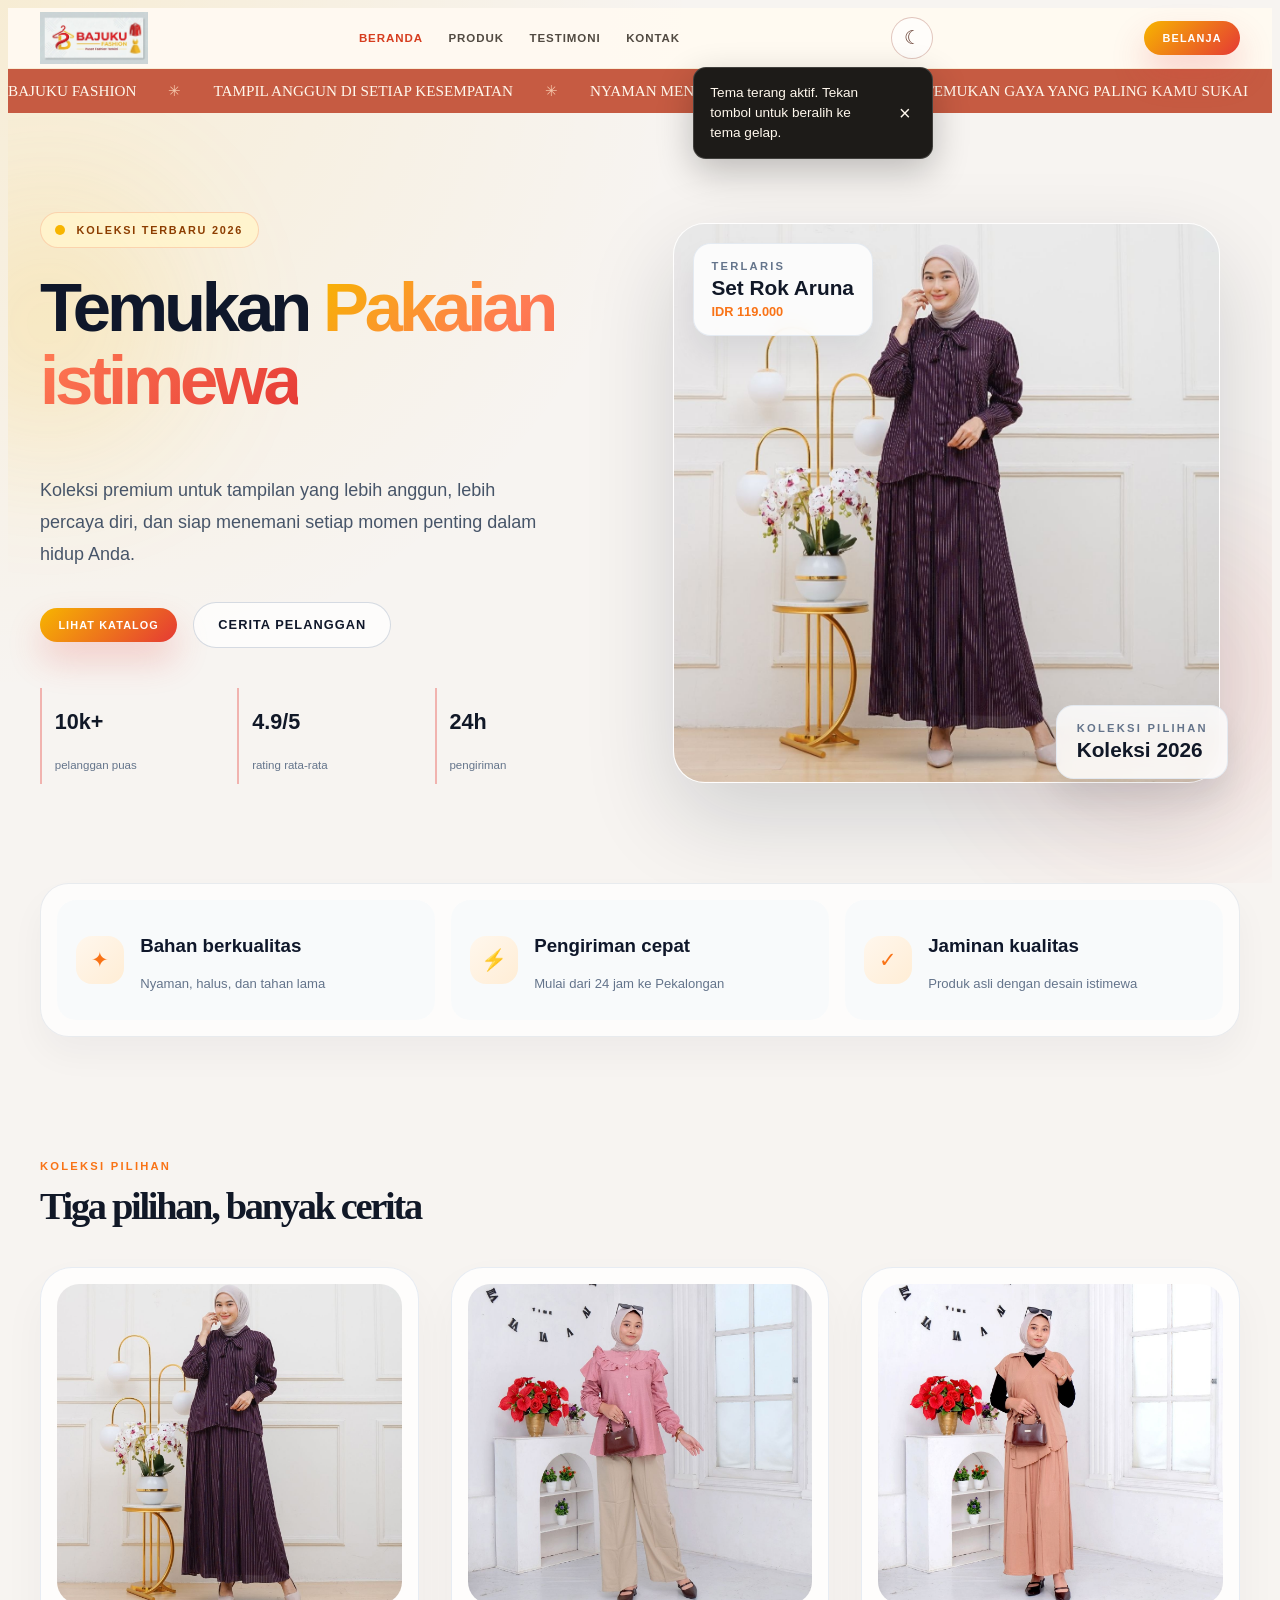
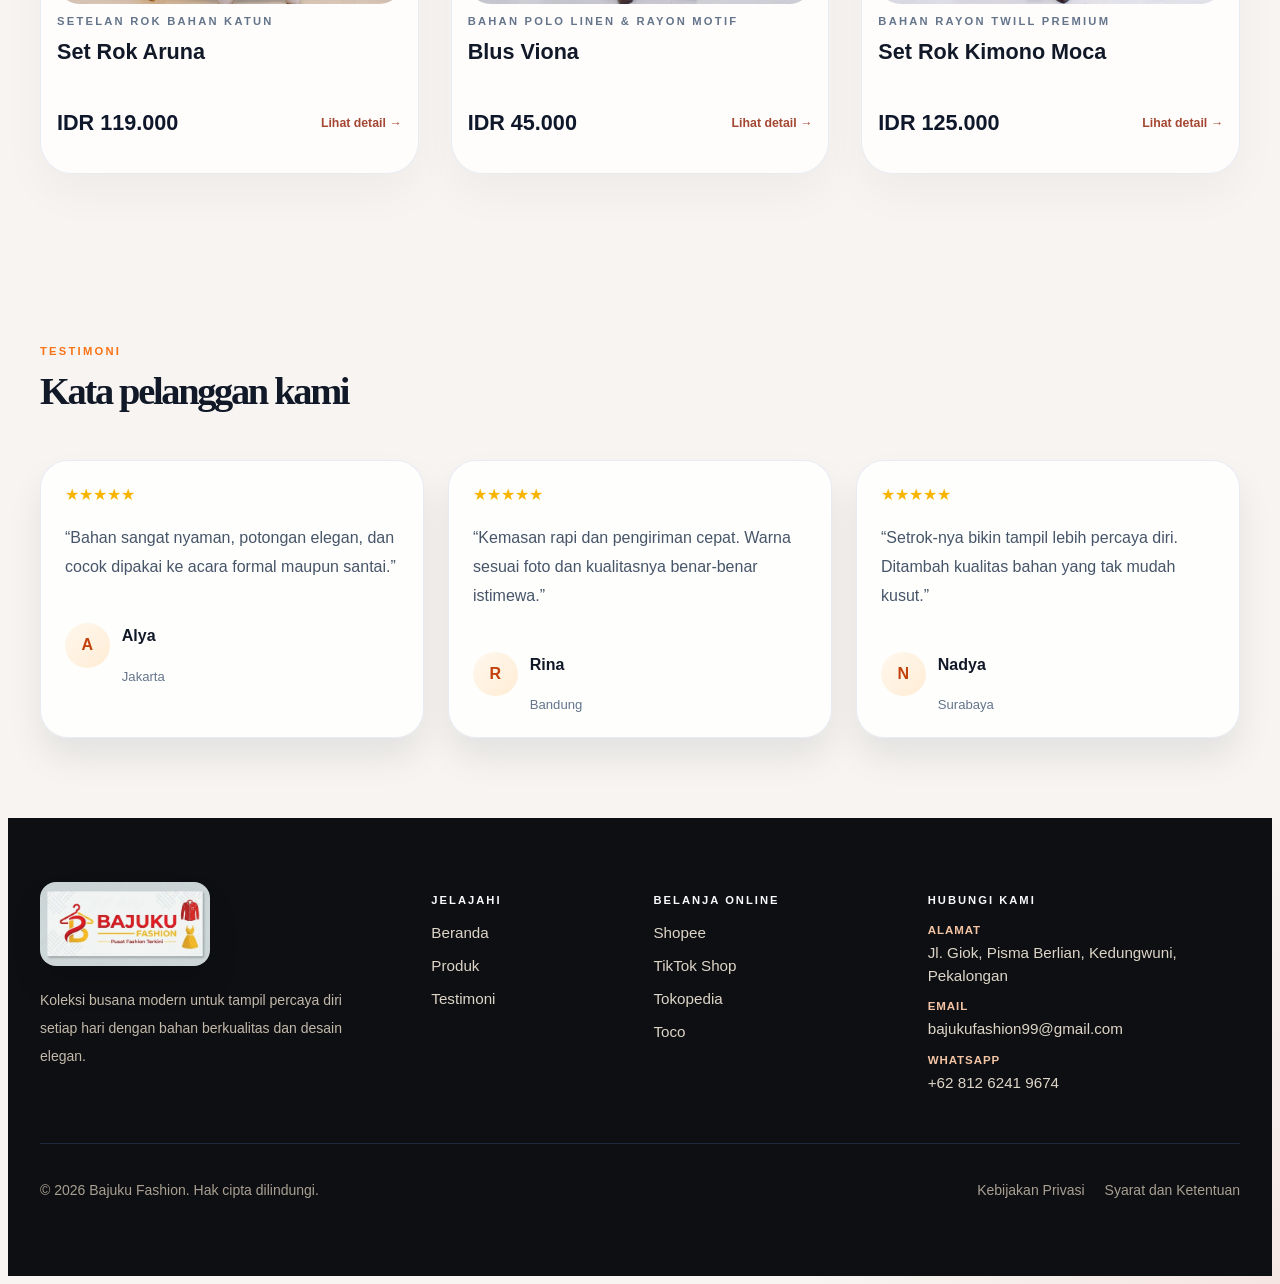
<file: index.html>
<!DOCTYPE html>
<html lang="id">
  <head>
    <meta charset="UTF-8" />
    <meta name="viewport" content="width=device-width, initial-scale=1.0" />
    <title>Bajuku Fashion | Busana Wanita</title>
    <meta
      name="description"
      content="Bajuku Fashion menghadirkan koleksi set rok, blus, dan kimono berkualitas dengan desain modern dan nyaman untuk setiap aktivitas."
    />
    <meta name="color-scheme" content="light dark" />
    <link rel="icon" type="image/png" href="assets/img/logo-toko/bajuku-favicon.png" />
    <link rel="stylesheet" href="style.css" />
  </head>
  <body class="bg-[#f7f4f1] text-slate-800 antialiased">
    <header class="site-header">
      <div class="site-header-inner mx-auto max-w-7xl px-3 sm:px-6 lg:px-8">
        <a href="index.html" class="brand-mark" aria-label="Beranda Bajuku Fashion">
          <img src="assets/img/logo-toko/bajuku-landscape.avif" alt="Logo Bajuku Fashion" class="brand-logo" loading="eager" />
        </a>

        <nav class="site-nav" aria-label="Navigasi utama">
          <a href="index.html" class="nav-link active">Beranda</a>
          <a href="index.html#produk" class="nav-link">Produk</a>
          <a href="index.html#testimoni" class="nav-link">Testimoni</a>
          <a href="index.html#kontak" class="nav-link">Kontak</a>
        </nav>

        <div class="theme-controls">
          <button type="button" class="theme-toggle" aria-label="Aktifkan tema gelap" aria-pressed="false"><span aria-hidden="true">☾</span></button>
          <aside class="theme-toast" role="status" aria-live="polite" aria-atomic="true" hidden>
            <span data-theme-toast-message></span>
            <button type="button" class="theme-toast-close" aria-label="Tutup pesan tema">×</button>
          </aside>
        </div>
        <a href="#produk" class="primary-btn header-cta">Belanja</a>
      </div>
    </header>

    <div class="ticker" aria-label="Bajuku Fashion, tampil anggun, nyaman sepanjang hari, gaya percaya diri, koleksi istimewa">
      <div class="ticker-track" aria-hidden="true">
        <div class="ticker-group"><span>Bajuku Fashion</span><i>✳</i><span>Tampil anggun di setiap kesempatan</span><i>✳</i><span>Nyaman menemani langkahmu</span><i>✳</i><span>Temukan gaya yang paling kamu sukai</span><i>✳</i><span>Detail manis, pesona istimewa</span><i>✳</i><span>Rayakan cantik versimu</span><i>✳</i><span>Fashion wanita untuk hari penuh cerita</span><i>✳</i><span>Percaya diri, jadi diri sendiri</span><i>✳</i><span>Koleksi istimewa untukmu</span><i>✳</i><span>Cantik dan nyaman sepanjang hari</span><i>✳</i><span>Gaya percaya diri dimulai dari sini</span><i>✳</i><span>Temukan kenyamanan dalam setiap langkah</span><i>✳</i></div>
        <div class="ticker-group"><span>Bajuku Fashion</span><i>✳</i><span>Tampil anggun di setiap kesempatan</span><i>✳</i><span>Nyaman menemani langkahmu</span><i>✳</i><span>Temukan gaya yang paling kamu sukai</span><i>✳</i><span>Detail manis, pesona istimewa</span><i>✳</i><span>Rayakan cantik versimu</span><i>✳</i><span>Fashion wanita untuk hari penuh cerita</span><i>✳</i><span>Percaya diri, jadi diri sendiri</span><i>✳</i><span>Koleksi istimewa untukmu</span><i>✳</i><span>Cantik dan nyaman sepanjang hari</span><i>✳</i><span>Gaya percaya diri dimulai dari sini</span><i>✳</i><span>Temukan kenyamanan dalam setiap langkah</span><i>✳</i></div>
      </div>
    </div>

    <main id="home">
      <section class="hero-wrap">
        <div class="hero-orb orb-left"></div>
        <div class="hero-orb orb-right"></div>

        <div class="mx-auto grid max-w-7xl items-center gap-12 px-4 py-16 sm:px-6 lg:grid-cols-[1.05fr_0.95fr] lg:px-8 lg:py-20">
          <div class="reveal">
            <span class="hero-badge">
              <span class="inline-block h-2.5 w-2.5 rounded-full bg-brand-500"></span>
              Koleksi terbaru 2026
            </span>
            <h1 class="hero-title mt-6 max-w-xl text-4xl font-extrabold leading-[1.05] tracking-[-0.06em] text-slate-900 sm:text-5xl lg:text-[4.3rem]">
              Temukan <span class="gradient-text">Pakaian istimewa</span>
            </h1>
            <p class="mt-6 max-w-lg text-base leading-8 text-slate-600 sm:text-lg">
              Koleksi premium untuk tampilan yang lebih anggun, lebih percaya diri, dan siap menemani setiap momen penting dalam hidup Anda.
            </p>

            <div class="mt-8 flex flex-wrap items-center gap-4">
              <a href="#produk" class="primary-btn">Lihat katalog</a>
              <a href="#testimoni" class="secondary-btn">Cerita pelanggan</a>
            </div>

            <div class="mt-10 grid max-w-xl grid-cols-3 gap-4">
              <div class="stat-card">
                <p class="stat-value">10k+</p>
                <p class="stat-label">pelanggan puas</p>
              </div>
              <div class="stat-card">
                <p class="stat-value">4.9/5</p>
                <p class="stat-label">rating rata-rata</p>
              </div>
              <div class="stat-card">
                <p class="stat-value">24h</p>
                <p class="stat-label">pengiriman</p>
              </div>
            </div>
          </div>

          <div class="hero-visual reveal">
            <div class="hero-card main-card">
              <img src="assets/img/aruna-set-rok/aruna-set-rok-burgundy.avif" alt="Set Rok Aruna warna burgundy" loading="eager" fetchpriority="high" />
            </div>
            <div class="floating-tag tag-left">
              <span>Terlaris</span>
              <strong>Set Rok Aruna</strong>
              <em>IDR 119.000</em>
            </div>
            <div class="floating-tag tag-right">
              <span>Koleksi pilihan</span>
              <strong>Koleksi 2026</strong>
            </div>
          </div>
        </div>
      </section>

      <section class="mx-auto max-w-7xl px-4 pb-8 sm:px-6 lg:px-8">
        <div class="feature-band">
          <div class="feature-item">
            <div class="feature-ico">✦</div>
            <div>
              <h3>Bahan berkualitas</h3>
              <p>Nyaman, halus, dan tahan lama</p>
            </div>
          </div>
          <div class="feature-item">
            <div class="feature-ico">⚡</div>
            <div>
              <h3>Pengiriman cepat</h3>
              <p>Mulai dari 24 jam ke Pekalongan</p>
            </div>
          </div>
          <div class="feature-item">
            <div class="feature-ico">✓</div>
            <div>
              <h3>Jaminan kualitas</h3>
              <p>Produk asli dengan desain istimewa</p>
            </div>
          </div>
        </div>
      </section>

      <section id="produk" class="mx-auto max-w-7xl px-4 py-20 sm:px-6 lg:px-8">
        <div class="section-heading reveal">
          <p class="eyebrow">Koleksi pilihan</p>
          <h2 class="section-title">Tiga pilihan, banyak cerita</h2>
        </div>

        <div class="product-grid">
          <a class="product-card-link reveal" href="aruna.html" aria-label="Lihat detail Set Rok Aruna">
            <article class="product-card">
              <div class="product-image-wrap">
                <img src="assets/img/aruna-set-rok/aruna-set-rok-burgundy.avif" alt="Set Rok Aruna warna burgundy" loading="lazy" />
              </div>
              <p class="product-type">SETELAN ROK BAHAN KATUN</p>
              <h3 class="product-name">Set Rok Aruna</h3>
              <div class="product-card-bottom"><p class="price">IDR 119.000</p><span class="detail-link">Lihat detail <span aria-hidden="true">→</span></span></div>
            </article>
          </a>

          <a class="product-card-link reveal" href="viona.html" aria-label="Lihat detail Blus Viona">
            <article class="product-card">
              <div class="product-image-wrap">
                <img src="assets/img/blus-atasan/blus-viona-DustyPink.avif" alt="Blus Viona warna merah muda dusty pink" loading="lazy" />
              </div>
              <p class="product-type">BAHAN POLO LINEN &amp; RAYON MOTIF</p>
              <h3 class="product-name">Blus Viona</h3>
              <div class="product-card-bottom"><p class="price">IDR 45.000</p><span class="detail-link">Lihat detail <span aria-hidden="true">→</span></span></div>
            </article>
          </a>

          <a class="product-card-link reveal" href="kimono.html" aria-label="Lihat detail Set Rok Kimono">
            <article class="product-card">
              <div class="product-image-wrap">
                <img src="assets/img/set-rok-kimono/set-rok-kimono-mocca1.avif" alt="Set rok kimono rayon twill warna moca" loading="lazy" />
              </div>
              <p class="product-type">BAHAN RAYON TWILL PREMIUM</p>
              <h3 class="product-name">Set Rok Kimono Moca</h3>
              <div class="product-card-bottom"><p class="price">IDR 125.000</p><span class="detail-link">Lihat detail <span aria-hidden="true">→</span></span></div>
            </article>
          </a>
        </div>
      </section>

      <section id="testimoni" class="mx-auto max-w-7xl px-4 py-20 sm:px-6 lg:px-8">
        <div class="mb-12 reveal">
          <p class="eyebrow">Testimoni</p>
          <h2 class="section-title">Kata pelanggan kami</h2>
        </div>

        <div class="grid gap-6 md:grid-cols-3">
          <article class="testimonial reveal">
            <div class="mb-5 text-brand-500">★★★★★</div>
            <p>“Bahan sangat nyaman, potongan elegan, dan cocok dipakai ke acara formal maupun santai.”</p>
            <div class="mt-6 flex items-center gap-3">
              <div class="avatar">A</div>
              <div>
                <h4>Alya</h4>
                <span>Jakarta</span>
              </div>
            </div>
          </article>

          <article class="testimonial reveal">
            <div class="mb-5 text-brand-500">★★★★★</div>
            <p>“Kemasan rapi dan pengiriman cepat. Warna sesuai foto dan kualitasnya benar-benar istimewa.”</p>
            <div class="mt-6 flex items-center gap-3">
              <div class="avatar">R</div>
              <div>
                <h4>Rina</h4>
                <span>Bandung</span>
              </div>
            </div>
          </article>

          <article class="testimonial reveal">
            <div class="mb-5 text-brand-500">★★★★★</div>
            <p>“Setrok-nya bikin tampil lebih percaya diri. Ditambah kualitas bahan yang tak mudah kusut.”</p>
            <div class="mt-6 flex items-center gap-3">
              <div class="avatar">N</div>
              <div>
                <h4>Nadya</h4>
                <span>Surabaya</span>
              </div>
            </div>
          </article>
        </div>
      </section>
    </main>

    <footer id="kontak" class="bg-[#0e0f12]">
      <div class="mx-auto max-w-7xl px-4 py-16 sm:px-6 lg:px-8">
        <div class="grid landing-footer-grid gap-10">
          <div>
            <img src="assets/img/logo-toko/bajuku-landscape.avif" alt="Logo Bajuku Fashion" class="footer-logo" loading="lazy" />
            <p class="footer-description mt-5 max-w-xs text-sm leading-7">
              Koleksi busana modern untuk tampil percaya diri setiap hari dengan bahan berkualitas dan desain elegan.
            </p>
          </div>

          <div>
            <h3 class="footer-title">Jelajahi</h3>
            <ul class="footer-list">
              <li><a href="#home">Beranda</a></li>
              <li><a href="#produk">Produk</a></li>
              <li><a href="#testimoni">Testimoni</a></li>
            </ul>
          </div>

          <div>
            <h3 class="footer-title">Belanja Online</h3>
            <ul class="footer-list">
              <li><a href="https://shopee.co.id/bajukufashion99" target="_blank" rel="noopener noreferrer">Shopee</a></li>
              <li><a href="https://shop-id.tokopedia.com/view/product/1737655956384155134?" target="_blank" rel="noopener noreferrer">TikTok Shop</a></li>
              <li><a href="https://www.tokopedia.com/bajukufashion-209" target="_blank" rel="noopener noreferrer">Tokopedia</a></li>
              <li><a href="https://toco.id/store/bajuku-fashion" target="_blank" rel="noopener noreferrer">Toco</a></li>
            </ul>
          </div>

          <div>
            <h3 class="footer-title">Hubungi Kami</h3>
            <ul class="footer-list footer-contact-list">
              <li><span>Alamat</span><a href="https://www.google.com/maps/place/Asmaqila.id/@-6.9612144,109.6552704,21z/data=!4m6!3m5!1s0x2e702164f51b8b85:0x54703a730a37193d!8m2!3d-6.9612461!4d109.6552246!16s%2Fg%2F11ypdhgjb1?entry=ttu&amp;g_ep=EgoyMDI2MDkyMy4wIKXMDSoASAFQAw%3D%3D" target="_blank" rel="noopener noreferrer">Jl. Giok, Pisma Berlian, Kedungwuni, Pekalongan</a></li>
              <li><span>Email</span><a href="mailto:bajukufashion99@gmail.com">bajukufashion99@gmail.com</a></li>
              <li><span>WhatsApp</span><a href="https://wa.me/6281262419674" target="_blank" rel="noopener noreferrer">+62 812 6241 9674</a></li>
            </ul>
          </div>
        </div>

        <div class="mt-12 flex flex-col gap-4 border-t border-slate-800 pt-6 text-sm footer-legal sm:flex-row sm:items-center sm:justify-between">
          <p>© <span id="year">2026</span> Bajuku Fashion. Hak cipta dilindungi.</p>
          <div class="flex items-center gap-5">
            <a href="kebijakan-privasi.html">Kebijakan Privasi</a>
            <a href="syarat-ketentuan.html">Syarat dan Ketentuan</a>
          </div>
        </div>
      </div>
    </footer>

    <script src="script.js" defer></script>
  </body>
</html>
</file>
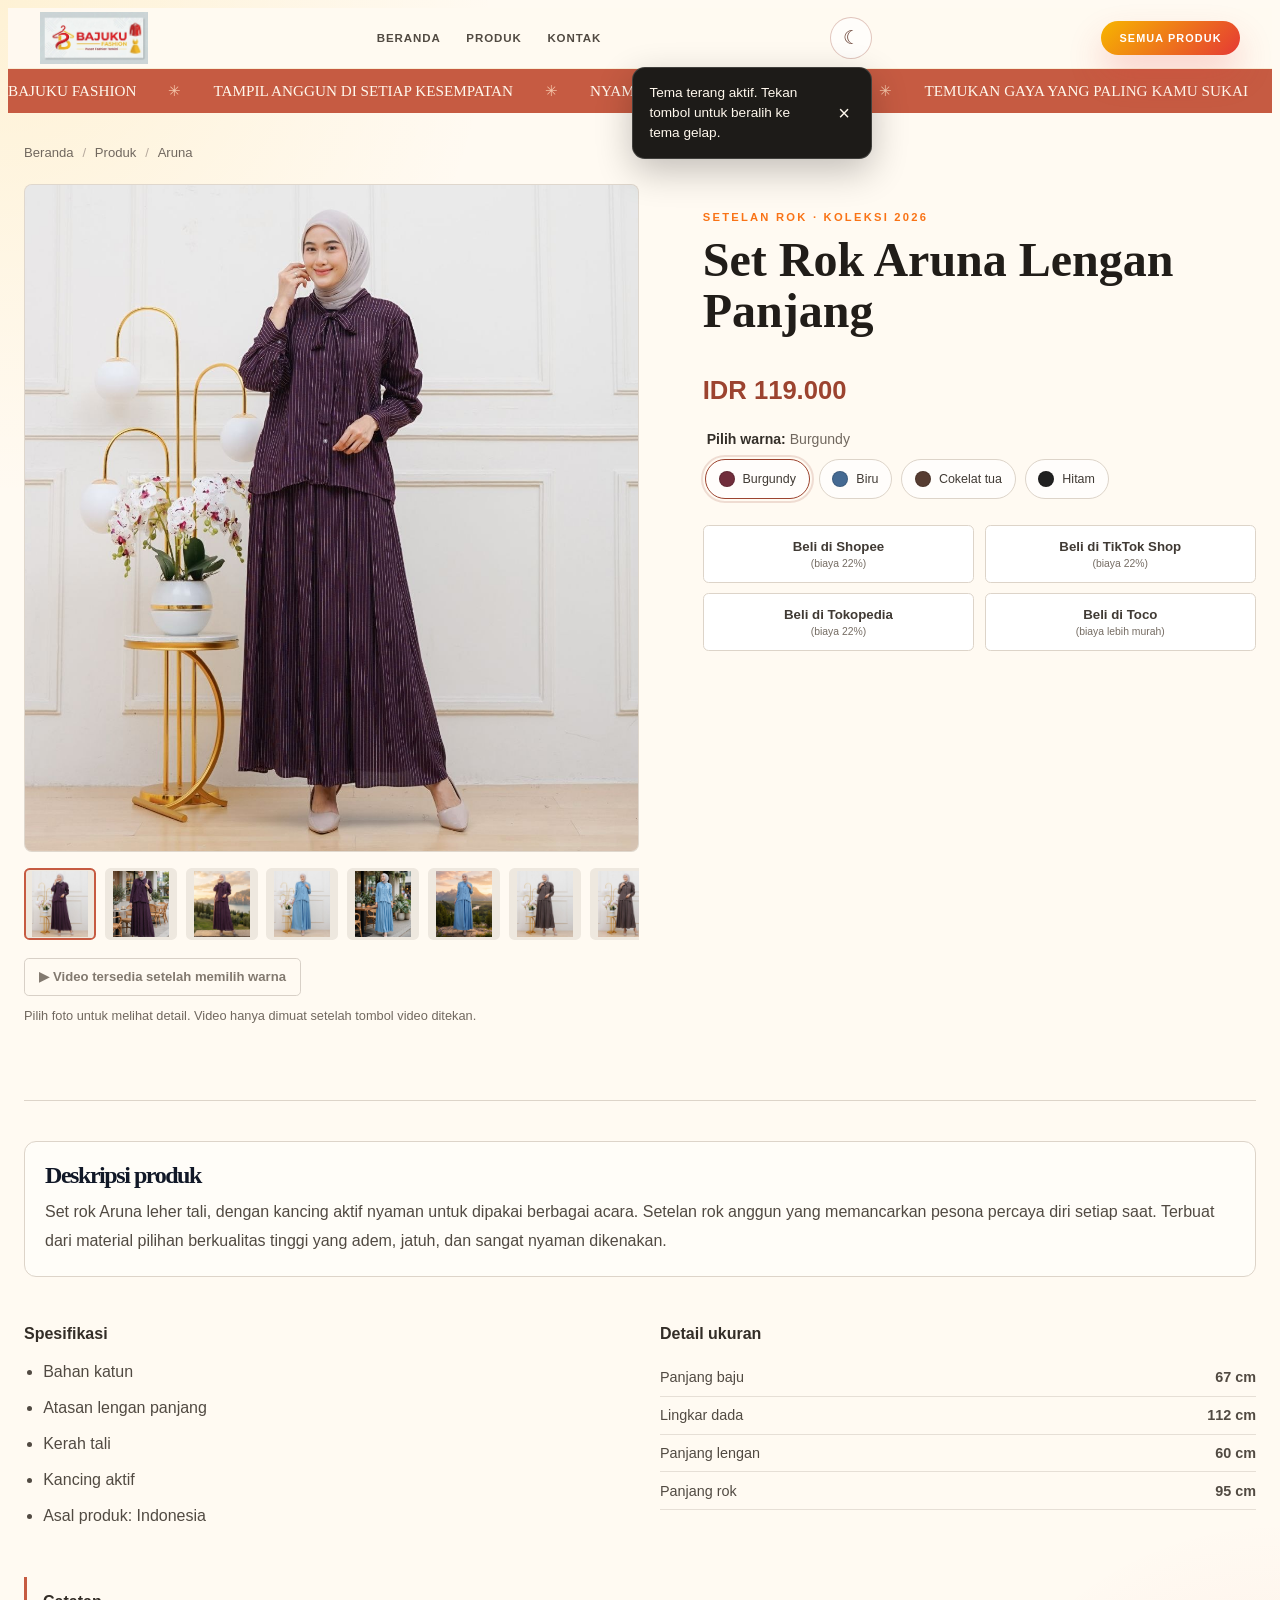
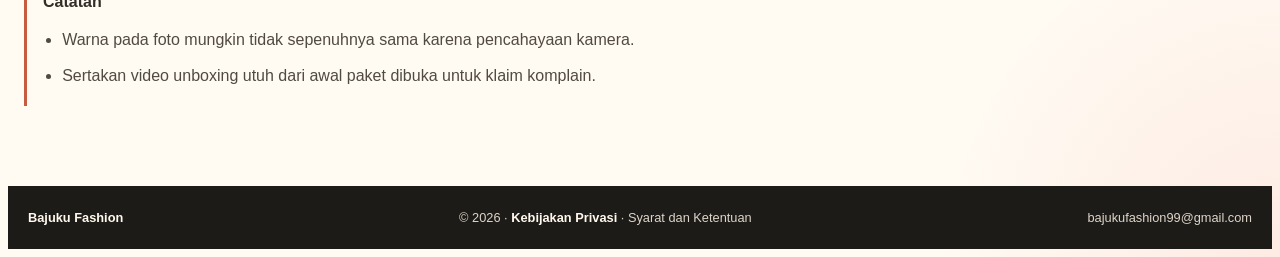
<file: aruna.html>
<!DOCTYPE html>
<html lang="id">
  <head>
    <meta charset="UTF-8" />
    <meta name="viewport" content="width=device-width, initial-scale=1.0" />
    <meta name="description" content="Detail Set Rok Aruna lengan panjang berbahan katun. Pilih warna dan belanja melalui marketplace pilihan Anda." />
    <title>Set Rok Aruna | Bajuku Fashion</title>
    <meta name="color-scheme" content="light dark" />
    <link rel="icon" type="image/png" href="assets/img/logo-toko/bajuku-favicon.png" />
    <link rel="stylesheet" href="style.css" />
  </head>
  <body>
    <header class="site-header">
      <div class="site-header-inner mx-auto max-w-7xl px-3 sm:px-6 lg:px-8">
        <a href="index.html" class="brand-mark" aria-label="Beranda Bajuku Fashion"><img src="assets/img/logo-toko/bajuku-landscape.avif" alt="Logo Bajuku Fashion" class="brand-logo" /></a>
        <nav class="site-nav" aria-label="Navigasi utama">
          <a href="index.html">Beranda</a><a href="index.html#produk">Produk</a><a href="index.html#kontak">Kontak</a>
        </nav>
        <div class="theme-controls">
          <button type="button" class="theme-toggle" aria-label="Aktifkan tema gelap" aria-pressed="false"><span aria-hidden="true">☾</span></button>
          <aside class="theme-toast" role="status" aria-live="polite" aria-atomic="true" hidden>
            <span data-theme-toast-message></span>
            <button type="button" class="theme-toast-close" aria-label="Tutup pesan tema">×</button>
          </aside>
        </div>
        <a href="index.html#produk" class="primary-btn header-cta">Semua produk</a>
      </div>
    </header>
    <div class="ticker" aria-label="Bajuku Fashion, tampil anggun, nyaman sepanjang hari, gaya percaya diri, koleksi istimewa">
      <div class="ticker-track" aria-hidden="true">
        <div class="ticker-group"><span>Bajuku Fashion</span><i>✳</i><span>Tampil anggun di setiap kesempatan</span><i>✳</i><span>Nyaman menemani langkahmu</span><i>✳</i><span>Temukan gaya yang paling kamu sukai</span><i>✳</i><span>Detail manis, pesona istimewa</span><i>✳</i><span>Rayakan cantik versimu</span><i>✳</i><span>Fashion wanita untuk hari penuh cerita</span><i>✳</i><span>Percaya diri, jadi diri sendiri</span><i>✳</i><span>Koleksi istimewa untukmu</span><i>✳</i><span>Cantik dan nyaman sepanjang hari</span><i>✳</i><span>Gaya percaya diri dimulai dari sini</span><i>✳</i><span>Temukan kenyamanan dalam setiap langkah</span><i>✳</i></div>
        <div class="ticker-group"><span>Bajuku Fashion</span><i>✳</i><span>Tampil anggun di setiap kesempatan</span><i>✳</i><span>Nyaman menemani langkahmu</span><i>✳</i><span>Temukan gaya yang paling kamu sukai</span><i>✳</i><span>Detail manis, pesona istimewa</span><i>✳</i><span>Rayakan cantik versimu</span><i>✳</i><span>Fashion wanita untuk hari penuh cerita</span><i>✳</i><span>Percaya diri, jadi diri sendiri</span><i>✳</i><span>Koleksi istimewa untukmu</span><i>✳</i><span>Cantik dan nyaman sepanjang hari</span><i>✳</i><span>Gaya percaya diri dimulai dari sini</span><i>✳</i><span>Temukan kenyamanan dalam setiap langkah</span><i>✳</i></div>
      </div>
    </div>
    <main class="detail-main">
      <a class="breadcrumb" href="index.html#produk">Beranda <span>/</span> Produk <span>/</span> Aruna</a>
      <section class="product-detail-grid">
        <div class="detail-gallery">
          <div class="detail-image-frame">
            <img class="detail-main-image" src="assets/img/aruna-set-rok/aruna-set-rok-burgundy.avif" alt="Set Rok Aruna warna Burgundy" fetchpriority="high" />
            <video class="detail-main-video" controls playsinline preload="none" hidden aria-label="Video Set Rok Aruna"></video>
          </div>
          <div class="detail-gallery-controls" aria-label="Foto dan video Set Rok Aruna">
            <div class="detail-thumbnails" aria-label="Foto produk">
              <button type="button" class="gallery-thumbnail is-selected" data-gallery-image data-image="assets/img/aruna-set-rok/aruna-set-rok-burgundy.avif" data-color="Burgundy" data-alt="Set Rok Aruna warna Burgundy, tampak depan" aria-label="Lihat Aruna Burgundy tampak depan"><img src="assets/img/aruna-set-rok/aruna-set-rok-burgundy.avif" alt="" loading="lazy"></button>
              <button type="button" class="gallery-thumbnail" data-gallery-image data-image="assets/img/aruna-set-rok/aruna-set-rok-burgundy2.avif" data-color="Burgundy" data-alt="Set Rok Aruna warna Burgundy, tampak samping" aria-label="Lihat Aruna Burgundy tampak samping"><img src="assets/img/aruna-set-rok/aruna-set-rok-burgundy2.avif" alt="" loading="lazy"></button>
              <button type="button" class="gallery-thumbnail" data-gallery-image data-image="assets/img/aruna-set-rok/aruna-set-rok-burgundy3.avif" data-color="Burgundy" data-alt="Set Rok Aruna warna Burgundy, detail produk" aria-label="Lihat detail Aruna Burgundy"><img src="assets/img/aruna-set-rok/aruna-set-rok-burgundy3.avif" alt="" loading="lazy"></button>
              <button type="button" class="gallery-thumbnail" data-gallery-image data-image="assets/img/aruna-set-rok/aruna-set-rok-biru.avif" data-color="Biru" data-alt="Set Rok Aruna warna biru, tampak depan" aria-label="Lihat Aruna biru tampak depan"><img src="assets/img/aruna-set-rok/aruna-set-rok-biru.avif" alt="" loading="lazy"></button>
              <button type="button" class="gallery-thumbnail" data-gallery-image data-image="assets/img/aruna-set-rok/aruna-set-rok-biru2.avif" data-color="Biru" data-alt="Set Rok Aruna warna biru, tampak samping" aria-label="Lihat Aruna biru tampak samping"><img src="assets/img/aruna-set-rok/aruna-set-rok-biru2.avif" alt="" loading="lazy"></button>
              <button type="button" class="gallery-thumbnail" data-gallery-image data-image="assets/img/aruna-set-rok/aruna-set-rok-biru3.avif" data-color="Biru" data-alt="Set Rok Aruna warna biru, detail produk" aria-label="Lihat detail Aruna biru"><img src="assets/img/aruna-set-rok/aruna-set-rok-biru3.avif" alt="" loading="lazy"></button>
              <button type="button" class="gallery-thumbnail" data-gallery-image data-image="assets/img/aruna-set-rok/aruna-set-rok-cokelatTua.avif" data-color="Cokelat tua" data-alt="Set Rok Aruna warna cokelat tua, tampak depan" aria-label="Lihat Aruna cokelat tua tampak depan"><img src="assets/img/aruna-set-rok/aruna-set-rok-cokelatTua.avif" alt="" loading="lazy"></button>
              <button type="button" class="gallery-thumbnail" data-gallery-image data-image="assets/img/aruna-set-rok/aruna-set-rok-cokelatTua2.avif" data-color="Cokelat tua" data-alt="Set Rok Aruna warna cokelat tua, tampak samping" aria-label="Lihat Aruna cokelat tua tampak samping"><img src="assets/img/aruna-set-rok/aruna-set-rok-cokelatTua2.avif" alt="" loading="lazy"></button>
              <button type="button" class="gallery-thumbnail" data-gallery-image data-image="assets/img/aruna-set-rok/aruna-set-rok-cokelatTua3.avif" data-color="Cokelat tua" data-alt="Set Rok Aruna warna cokelat tua, detail produk" aria-label="Lihat detail Aruna cokelat tua"><img src="assets/img/aruna-set-rok/aruna-set-rok-cokelatTua3.avif" alt="" loading="lazy"></button>
              <button type="button" class="gallery-thumbnail" data-gallery-image data-image="assets/img/aruna-set-rok/aruna-set-rok-hitam.avif" data-color="Hitam" data-alt="Set Rok Aruna warna hitam, tampak depan" aria-label="Lihat Aruna hitam tampak depan"><img src="assets/img/aruna-set-rok/aruna-set-rok-hitam.avif" alt="" loading="lazy"></button>
              <button type="button" class="gallery-thumbnail" data-gallery-image data-image="assets/img/aruna-set-rok/aruna-set-rok-hitam2.avif" data-color="Hitam" data-alt="Set Rok Aruna warna hitam, tampak samping" aria-label="Lihat Aruna hitam tampak samping"><img src="assets/img/aruna-set-rok/aruna-set-rok-hitam2.avif" alt="" loading="lazy"></button>
              <button type="button" class="gallery-thumbnail" data-gallery-image data-image="assets/img/aruna-set-rok/aruna-set-rok-hitam3.avif" data-color="Hitam" data-alt="Set Rok Aruna warna hitam, detail produk" aria-label="Lihat detail Aruna hitam"><img src="assets/img/aruna-set-rok/aruna-set-rok-hitam3.avif" alt="" loading="lazy"></button>
            </div>
            <button type="button" class="video-choice" data-video-choice disabled>▶ <span>Video tersedia setelah memilih warna</span></button>
          </div>
          <p class="image-caption">Pilih foto untuk melihat detail. Video hanya dimuat setelah tombol video ditekan.</p>
        </div>
        <div class="detail-copy">
          <p class="eyebrow">Setelan rok · Koleksi 2026</p>
          <h1 class="detail-title">Set Rok Aruna Lengan Panjang</h1>
          <p class="detail-price">IDR 119.000</p>
          <fieldset class="color-selector">
            <legend>Pilih warna: <span class="selected-color">Burgundy</span></legend>
            <div class="color-options" role="radiogroup" aria-label="Pilihan warna Aruna">
              <button type="button" class="color-option is-selected" role="radio" aria-checked="true" data-color-choice data-color="Burgundy" data-image="assets/img/aruna-set-rok/aruna-set-rok-burgundy.avif" data-alt="Set Rok Aruna warna Burgundy"><span class="color-dot" style="--swatch-color:#702d3b"></span>Burgundy</button>
              <button type="button" class="color-option" role="radio" aria-checked="false" data-color-choice data-color="Biru" data-image="assets/img/aruna-set-rok/aruna-set-rok-biru.avif" data-alt="Set Rok Aruna warna biru" data-video="assets/vid/aruna-set-rok/aruna-set-rok-biru.mp4"><span class="color-dot" style="--swatch-color:#456a92"></span>Biru</button>
              <button type="button" class="color-option" role="radio" aria-checked="false" data-color-choice data-color="Cokelat tua" data-image="assets/img/aruna-set-rok/aruna-set-rok-cokelatTua.avif" data-alt="Set Rok Aruna warna cokelat tua" data-video="assets/vid/aruna-set-rok/aruna-set-rok-cokelatTua.mp4"><span class="color-dot" style="--swatch-color:#563c31"></span>Cokelat tua</button>
              <button type="button" class="color-option" role="radio" aria-checked="false" data-color-choice data-color="Hitam" data-image="assets/img/aruna-set-rok/aruna-set-rok-hitam.avif" data-alt="Set Rok Aruna warna hitam" data-video="assets/vid/aruna-set-rok/aruna-set-rok-hitam.mp4"><span class="color-dot" style="--swatch-color:#202020"></span>Hitam</button>
            </div>
          </fieldset>
          <div class="detail-marketplaces" aria-label="Pilih marketplace untuk membeli Aruna">
            <a href="https://shopee.co.id/product/1880834617/41684730378/" target="_blank" rel="noopener noreferrer"><span class="marketplace-name">Beli di Shopee</span><span class="marketplace-note">(biaya 22%)</span></a>
            <a href="https://shop-id.tokopedia.com/pdp/1737659650707916286" target="_blank" rel="noopener noreferrer"><span class="marketplace-name">Beli di TikTok Shop</span><span class="marketplace-note">(biaya 22%)</span></a>
            <a href="https://www.tokopedia.com/bajukufashion-209/aruna-setelan-rok-lengan-panjang-katun-rayon-1737659650707916286" target="_blank" rel="noopener noreferrer"><span class="marketplace-name">Beli di Tokopedia</span><span class="marketplace-note">(biaya 22%)</span></a>
            <a href="https://toco.id/link/9ufGvXdr3QgpZrxjHQvAkZ" target="_blank" rel="noopener noreferrer"><span class="marketplace-name">Beli di Toco</span><span class="marketplace-note">(biaya lebih murah)</span></a>
          </div>
        </div>
      </section>
      <section class="detail-information">
        <section class="description-panel"><table class="description-table"><caption class="section-title">Deskripsi produk</caption><tbody><tr><td>Set rok Aruna leher tali, dengan kancing aktif nyaman untuk dipakai berbagai acara. Setelan rok anggun yang memancarkan pesona percaya diri setiap saat. Terbuat dari material pilihan berkualitas tinggi yang adem, jatuh, dan sangat nyaman dikenakan.</td></tr></tbody></table></section>
        <div class="detail-columns">
          <section class="spec-section"><h3>Spesifikasi</h3><ul class="detail-list"><li>Bahan katun</li><li>Atasan lengan panjang</li><li>Kerah tali</li><li>Kancing aktif</li><li>Asal produk: Indonesia</li></ul></section>
          <section class="spec-section"><h3>Detail ukuran</h3><dl class="size-list"><div><dt>Panjang baju</dt><dd>67 cm</dd></div><div><dt>Lingkar dada</dt><dd>112 cm</dd></div><div><dt>Panjang lengan</dt><dd>60 cm</dd></div><div><dt>Panjang rok</dt><dd>95 cm</dd></div></dl></section>
        </div>
        <section class="product-notes"><h3>Catatan</h3><ul class="detail-list"><li>Warna pada foto mungkin tidak sepenuhnya sama karena pencahayaan kamera.</li><li>Sertakan video unboxing utuh dari awal paket dibuka untuk klaim komplain.</li></ul></section>
      </section>
    </main>
    <footer class="simple-footer"><a href="index.html">Bajuku Fashion</a><span>© 2026 · <a href="kebijakan-privasi.html">Kebijakan Privasi</a> · <a href="syarat-ketentuan.html">Syarat dan Ketentuan</a></span><a href="mailto:bajukufashion99@gmail.com">bajukufashion99@gmail.com</a></footer>
    <script src="script.js" defer></script>
  </body>
</html>
</file>
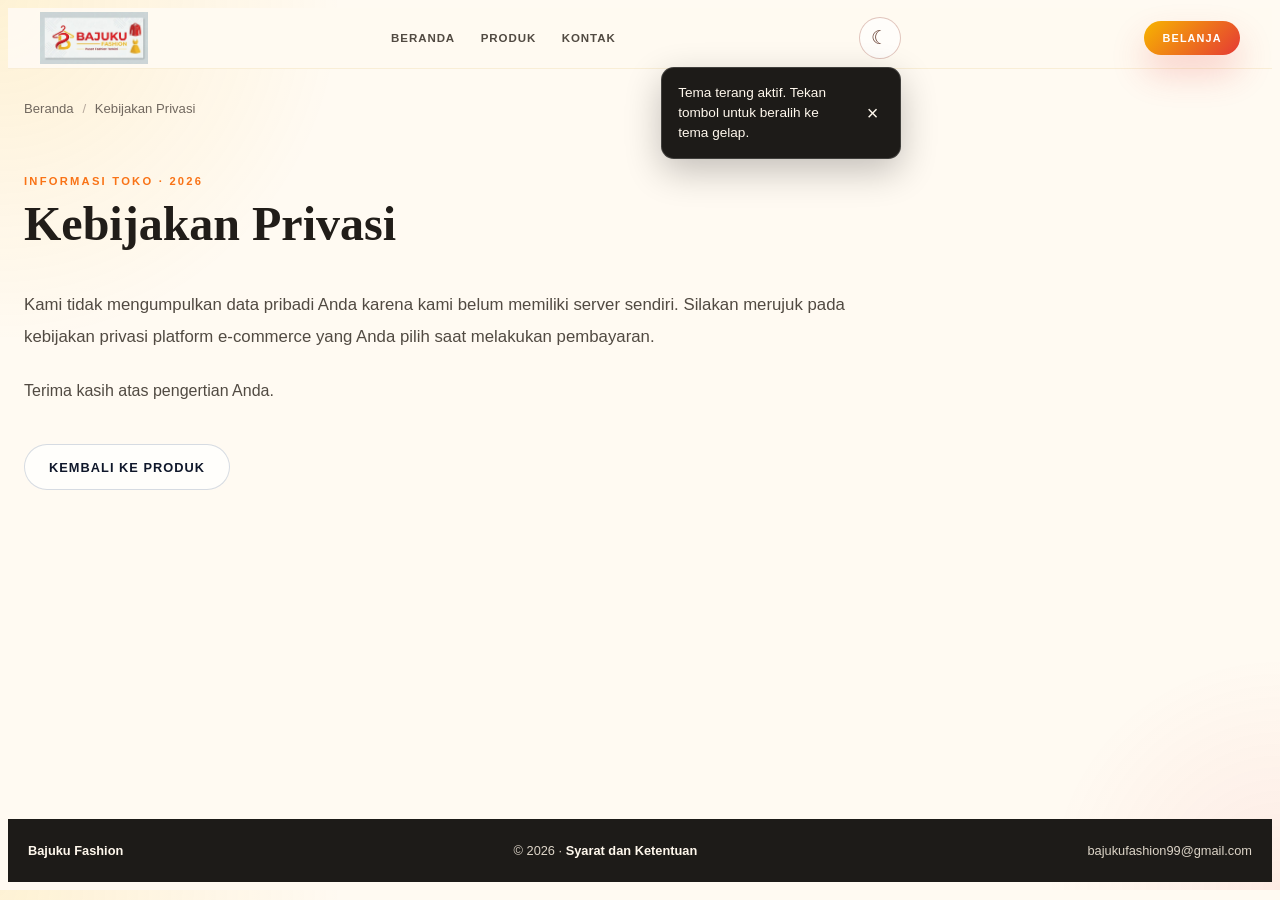
<file: kebijakan-privasi.html>
<!DOCTYPE html>
<html lang="id">
  <head>
    <meta charset="UTF-8" />
    <meta name="viewport" content="width=device-width, initial-scale=1.0" />
    <meta name="description" content="Kebijakan privasi Bajuku Fashion." />
    <title>Kebijakan Privasi | Bajuku Fashion</title>
    <meta name="color-scheme" content="light dark" />
    <link rel="icon" type="image/png" href="assets/img/logo-toko/bajuku-favicon.png" />
    <link rel="stylesheet" href="style.css" />
  </head>
  <body>
    <header class="site-header">
      <div class="site-header-inner mx-auto max-w-7xl px-3 sm:px-6 lg:px-8">
        <a href="index.html" class="brand-mark" aria-label="Beranda Bajuku Fashion"><img src="assets/img/logo-toko/bajuku-landscape.avif" alt="Logo Bajuku Fashion" class="brand-logo" /></a>
        <nav class="site-nav" aria-label="Navigasi utama"><a href="index.html">Beranda</a><a href="index.html#produk">Produk</a><a href="index.html#kontak">Kontak</a></nav>
        <div class="theme-controls">
          <button type="button" class="theme-toggle" aria-label="Aktifkan tema gelap" aria-pressed="false"><span aria-hidden="true">☾</span></button>
          <aside class="theme-toast" role="status" aria-live="polite" aria-atomic="true" hidden>
            <span data-theme-toast-message></span>
            <button type="button" class="theme-toast-close" aria-label="Tutup pesan tema">×</button>
          </aside>
        </div>
        <a href="index.html#produk" class="primary-btn header-cta">Belanja</a>
      </div>
    </header>
    <main class="policy-main">
      <a class="breadcrumb" href="index.html">Beranda <span>/</span> Kebijakan Privasi</a>
      <article class="policy-content">
        <p class="eyebrow">Informasi toko · 2026</p>
        <h1 class="detail-title">Kebijakan Privasi</h1>
        <p class="policy-statement">Kami tidak mengumpulkan data pribadi Anda karena kami belum memiliki server sendiri. Silakan merujuk pada kebijakan privasi platform e-commerce yang Anda pilih saat melakukan pembayaran.</p>
        <p class="policy-thanks">Terima kasih atas pengertian Anda.</p>
        <a class="secondary-btn policy-back" href="index.html#produk">Kembali ke produk</a>
      </article>
    </main>
    <footer class="simple-footer"><a href="index.html">Bajuku Fashion</a><span>© 2026 · <a href="syarat-ketentuan.html">Syarat dan Ketentuan</a></span><a href="mailto:bajukufashion99@gmail.com">bajukufashion99@gmail.com</a></footer>
    <script src="script.js" defer></script>
  </body>
</html>
</file>
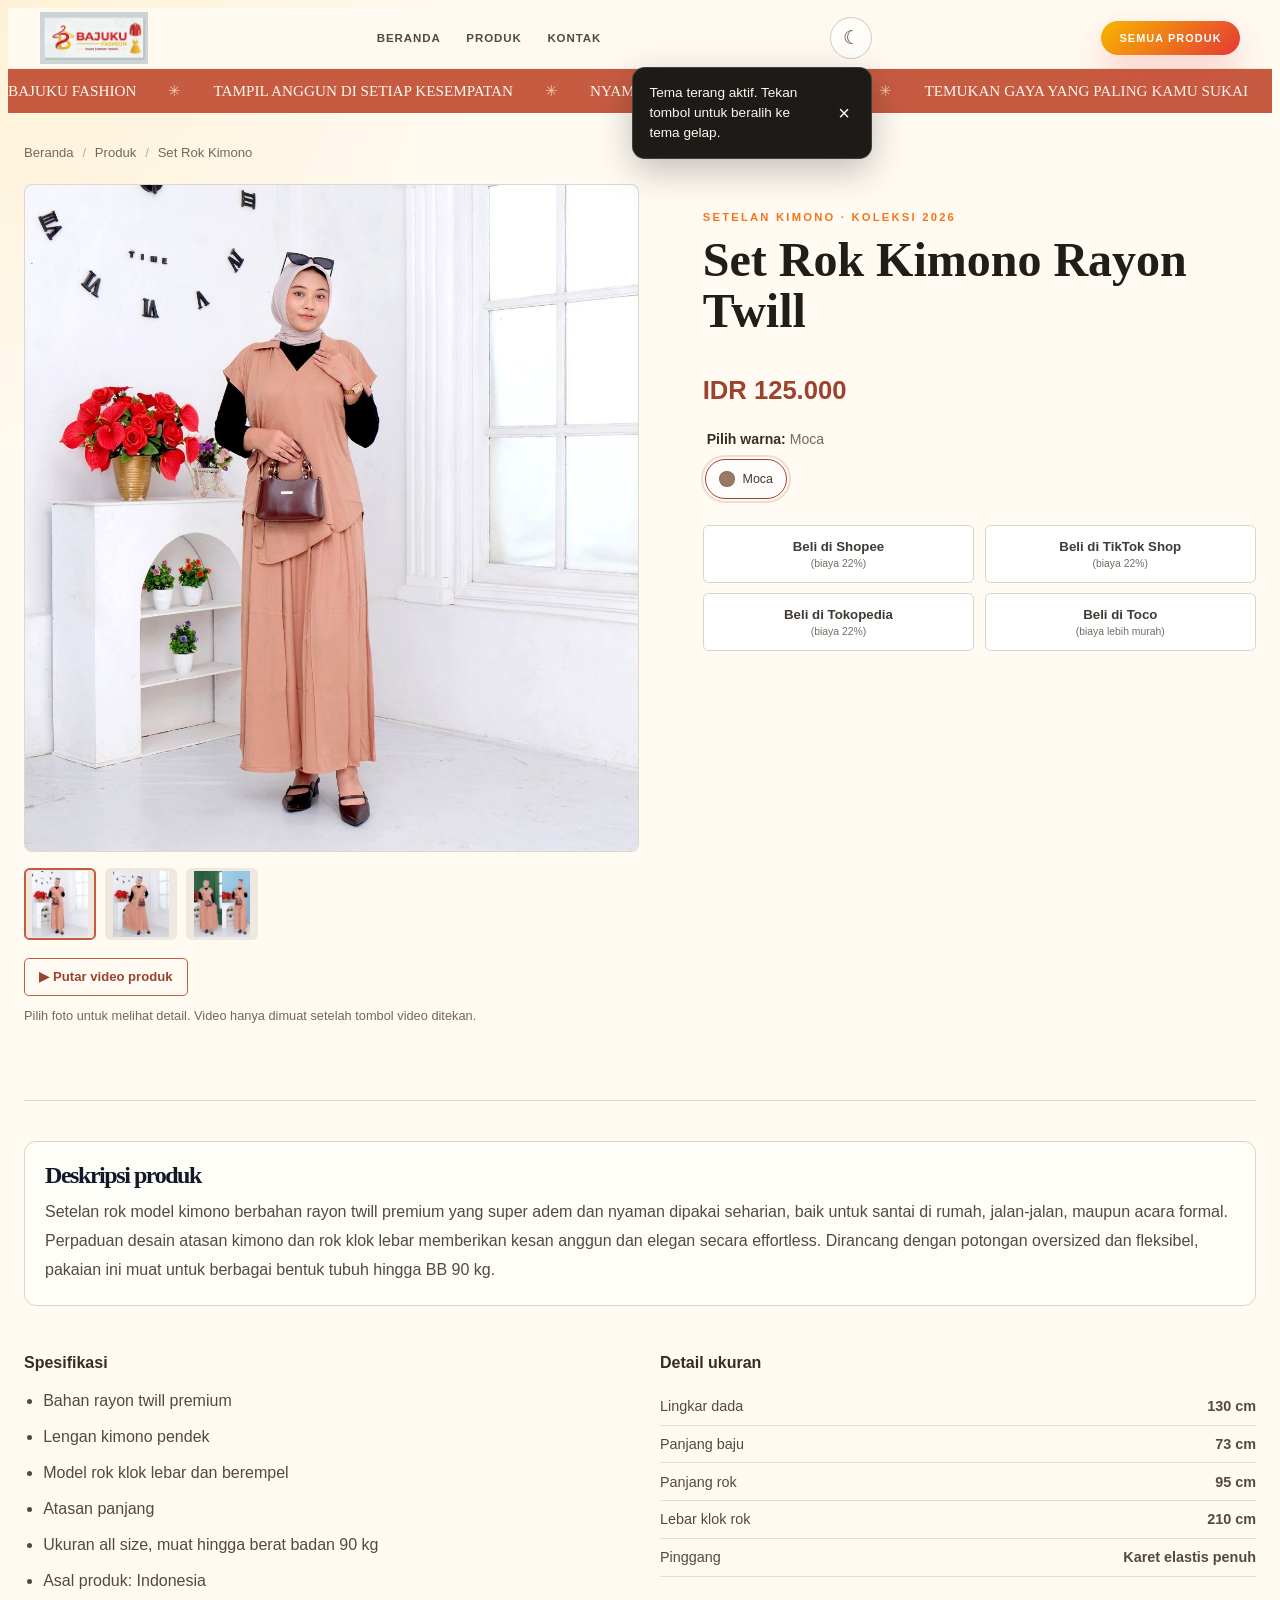
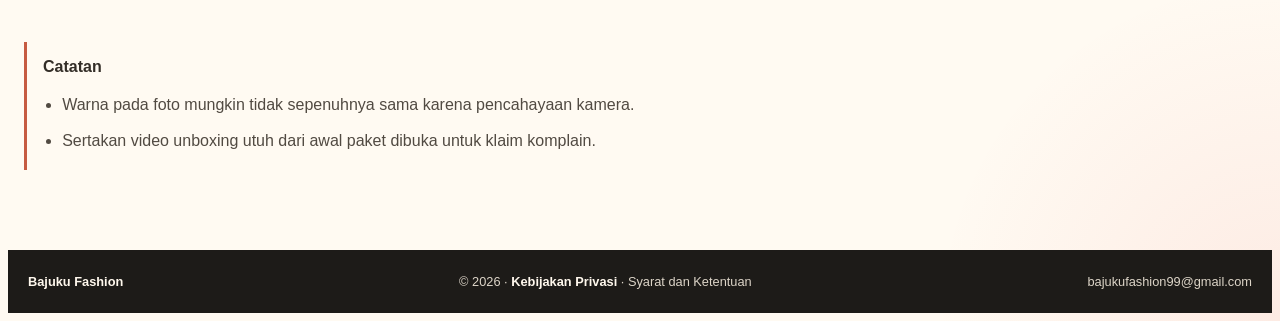
<file: kimono.html>
<!DOCTYPE html>
<html lang="id">
  <head>
    <meta charset="UTF-8" />
    <meta name="viewport" content="width=device-width, initial-scale=1.0" />
    <meta name="description" content="Set rok kimono warna moca berbahan rayon twill yang adem dan nyaman. Lihat spesifikasi, ukuran, dan tautan marketplace." />
    <title>Set Rok Kimono Moca | Bajuku Fashion</title>
    <meta name="color-scheme" content="light dark" />
    <link rel="icon" type="image/png" href="assets/img/logo-toko/bajuku-favicon.png" />
    <link rel="stylesheet" href="style.css" />
  </head>
  <body>
    <header class="site-header">
      <div class="site-header-inner mx-auto max-w-7xl px-3 sm:px-6 lg:px-8">
        <a href="index.html" class="brand-mark" aria-label="Beranda Bajuku Fashion"><img src="assets/img/logo-toko/bajuku-landscape.avif" alt="Logo Bajuku Fashion" class="brand-logo" /></a>
        <nav class="site-nav" aria-label="Navigasi utama"><a href="index.html">Beranda</a><a href="index.html#produk">Produk</a><a href="index.html#kontak">Kontak</a></nav>
        <div class="theme-controls">
          <button type="button" class="theme-toggle" aria-label="Aktifkan tema gelap" aria-pressed="false"><span aria-hidden="true">☾</span></button>
          <aside class="theme-toast" role="status" aria-live="polite" aria-atomic="true" hidden>
            <span data-theme-toast-message></span>
            <button type="button" class="theme-toast-close" aria-label="Tutup pesan tema">×</button>
          </aside>
        </div>
        <a href="index.html#produk" class="primary-btn header-cta">Semua produk</a>
      </div>
    </header>
    <div class="ticker" aria-label="Bajuku Fashion, tampil anggun, nyaman sepanjang hari, gaya percaya diri, koleksi istimewa">
      <div class="ticker-track" aria-hidden="true">
        <div class="ticker-group"><span>Bajuku Fashion</span><i>✳</i><span>Tampil anggun di setiap kesempatan</span><i>✳</i><span>Nyaman menemani langkahmu</span><i>✳</i><span>Temukan gaya yang paling kamu sukai</span><i>✳</i><span>Detail manis, pesona istimewa</span><i>✳</i><span>Rayakan cantik versimu</span><i>✳</i><span>Fashion wanita untuk hari penuh cerita</span><i>✳</i><span>Percaya diri, jadi diri sendiri</span><i>✳</i><span>Koleksi istimewa untukmu</span><i>✳</i><span>Cantik dan nyaman sepanjang hari</span><i>✳</i><span>Gaya percaya diri dimulai dari sini</span><i>✳</i><span>Temukan kenyamanan dalam setiap langkah</span><i>✳</i></div>
        <div class="ticker-group"><span>Bajuku Fashion</span><i>✳</i><span>Tampil anggun di setiap kesempatan</span><i>✳</i><span>Nyaman menemani langkahmu</span><i>✳</i><span>Temukan gaya yang paling kamu sukai</span><i>✳</i><span>Detail manis, pesona istimewa</span><i>✳</i><span>Rayakan cantik versimu</span><i>✳</i><span>Fashion wanita untuk hari penuh cerita</span><i>✳</i><span>Percaya diri, jadi diri sendiri</span><i>✳</i><span>Koleksi istimewa untukmu</span><i>✳</i><span>Cantik dan nyaman sepanjang hari</span><i>✳</i><span>Gaya percaya diri dimulai dari sini</span><i>✳</i><span>Temukan kenyamanan dalam setiap langkah</span><i>✳</i></div>
      </div>
    </div>
    <main class="detail-main">
      <a class="breadcrumb" href="index.html#produk">Beranda <span>/</span> Produk <span>/</span> Set Rok Kimono</a>
      <section class="product-detail-grid">
        <div class="detail-gallery">
          <div class="detail-image-frame">
            <img class="detail-main-image" src="assets/img/set-rok-kimono/set-rok-kimono-mocca1.avif" alt="Set rok kimono rayon twill warna moca" fetchpriority="high" />
            <video class="detail-main-video" controls playsinline preload="none" hidden aria-label="Video Set Rok Kimono"></video>
          </div>
          <div class="detail-gallery-controls" aria-label="Foto dan video Set Rok Kimono">
            <div class="detail-thumbnails" aria-label="Foto produk">
              <button type="button" class="gallery-thumbnail is-selected" data-gallery-image data-image="assets/img/set-rok-kimono/set-rok-kimono-mocca1.avif" data-color="Moca" data-alt="Set rok kimono warna moca, tampak depan" aria-label="Lihat set rok kimono tampak depan"><img src="assets/img/set-rok-kimono/set-rok-kimono-mocca1.avif" alt="" loading="lazy"></button>
              <button type="button" class="gallery-thumbnail" data-gallery-image data-image="assets/img/set-rok-kimono/set-rok-kimono-mocca2.avif" data-color="Moca" data-alt="Set rok kimono warna moca, tampak samping" aria-label="Lihat set rok kimono tampak samping"><img src="assets/img/set-rok-kimono/set-rok-kimono-mocca2.avif" alt="" loading="lazy"></button>
              <button type="button" class="gallery-thumbnail" data-gallery-image data-image="assets/img/set-rok-kimono/set-rok-kimono-mocca3.avif" data-color="Moca" data-alt="Set rok kimono warna moca, detail produk" aria-label="Lihat detail set rok kimono"><img src="assets/img/set-rok-kimono/set-rok-kimono-mocca3.avif" alt="" loading="lazy"></button>
            </div>
            <button type="button" class="video-choice" data-video-choice data-video="assets/vid/set-rok-kimono/set-rok-kimono.mp4">▶ <span>Putar video produk</span></button>
          </div>
          <p class="image-caption">Pilih foto untuk melihat detail. Video hanya dimuat setelah tombol video ditekan.</p>
        </div>
        <div class="detail-copy">
          <p class="eyebrow">Setelan kimono · Koleksi 2026</p>
          <h1 class="detail-title">Set Rok Kimono Rayon Twill</h1>
          <p class="detail-price">IDR 125.000</p>
          <fieldset class="color-selector">
            <legend>Pilih warna: <span class="selected-color">Moca</span></legend>
            <div class="color-options" role="radiogroup" aria-label="Pilihan warna Set Rok Kimono">
              <button type="button" class="color-option is-selected" role="radio" aria-checked="true" data-color-choice data-color="Moca" data-image="assets/img/set-rok-kimono/set-rok-kimono-mocca1.avif" data-alt="Set rok kimono rayon twill warna moca" data-video="assets/vid/set-rok-kimono/set-rok-kimono.mp4"><span class="color-dot" style="--swatch-color:#9a7965"></span>Moca</button>
            </div>
          </fieldset>
          <div class="detail-marketplaces" aria-label="Pilih marketplace untuk membeli Set Rok Kimono">
            <a href="https://shopee.co.id/set-rok-kimono-bahan-rayon-twill-i.1880834617.52718294003" target="_blank" rel="noopener noreferrer"><span class="marketplace-name">Beli di Shopee</span><span class="marketplace-note">(biaya 22%)</span></a>
            <a href="https://shop-id.tokopedia.com/pdp/1737659875471295998" target="_blank" rel="noopener noreferrer"><span class="marketplace-name">Beli di TikTok Shop</span><span class="marketplace-note">(biaya 22%)</span></a>
            <a href="https://www.tokopedia.com/bajukufashion-209/set-rok-kimono-bahan-rayon-twill-1737659875471295998" target="_blank" rel="noopener noreferrer"><span class="marketplace-name">Beli di Tokopedia</span><span class="marketplace-note">(biaya 22%)</span></a>
            <a href="https://toco.id/link/kHTEDDK3EPu2fXW7jUmMxs" target="_blank" rel="noopener noreferrer"><span class="marketplace-name">Beli di Toco</span><span class="marketplace-note">(biaya lebih murah)</span></a>
          </div>
        </div>
      </section>
      <section class="detail-information">
        <section class="description-panel"><table class="description-table"><caption class="section-title">Deskripsi produk</caption><tbody><tr><td>Setelan rok model kimono berbahan rayon twill premium yang super adem dan nyaman dipakai seharian, baik untuk santai di rumah, jalan-jalan, maupun acara formal. Perpaduan desain atasan kimono dan rok klok lebar memberikan kesan anggun dan elegan secara effortless. Dirancang dengan potongan oversized dan fleksibel, pakaian ini muat untuk berbagai bentuk tubuh hingga BB 90 kg.</td></tr></tbody></table></section>
        <div class="detail-columns">
          <section class="spec-section"><h3>Spesifikasi</h3><ul class="detail-list"><li>Bahan rayon twill premium</li><li>Lengan kimono pendek</li><li>Model rok klok lebar dan berempel</li><li>Atasan panjang</li><li>Ukuran all size, muat hingga berat badan 90 kg</li><li>Asal produk: Indonesia</li></ul></section>
          <section class="spec-section"><h3>Detail ukuran</h3><dl class="size-list"><div><dt>Lingkar dada</dt><dd>130 cm</dd></div><div><dt>Panjang baju</dt><dd>73 cm</dd></div><div><dt>Panjang rok</dt><dd>95 cm</dd></div><div><dt>Lebar klok rok</dt><dd>210 cm</dd></div><div><dt>Pinggang</dt><dd>Karet elastis penuh</dd></div></dl></section>
        </div>
        <section class="product-notes"><h3>Catatan</h3><ul class="detail-list"><li>Warna pada foto mungkin tidak sepenuhnya sama karena pencahayaan kamera.</li><li>Sertakan video unboxing utuh dari awal paket dibuka untuk klaim komplain.</li></ul></section>
      </section>
    </main>
    <footer class="simple-footer"><a href="index.html">Bajuku Fashion</a><span>© 2026 · <a href="kebijakan-privasi.html">Kebijakan Privasi</a> · <a href="syarat-ketentuan.html">Syarat dan Ketentuan</a></span><a href="mailto:bajukufashion99@gmail.com">bajukufashion99@gmail.com</a></footer>
    <script src="script.js" defer></script>
  </body>
</html>
</file>
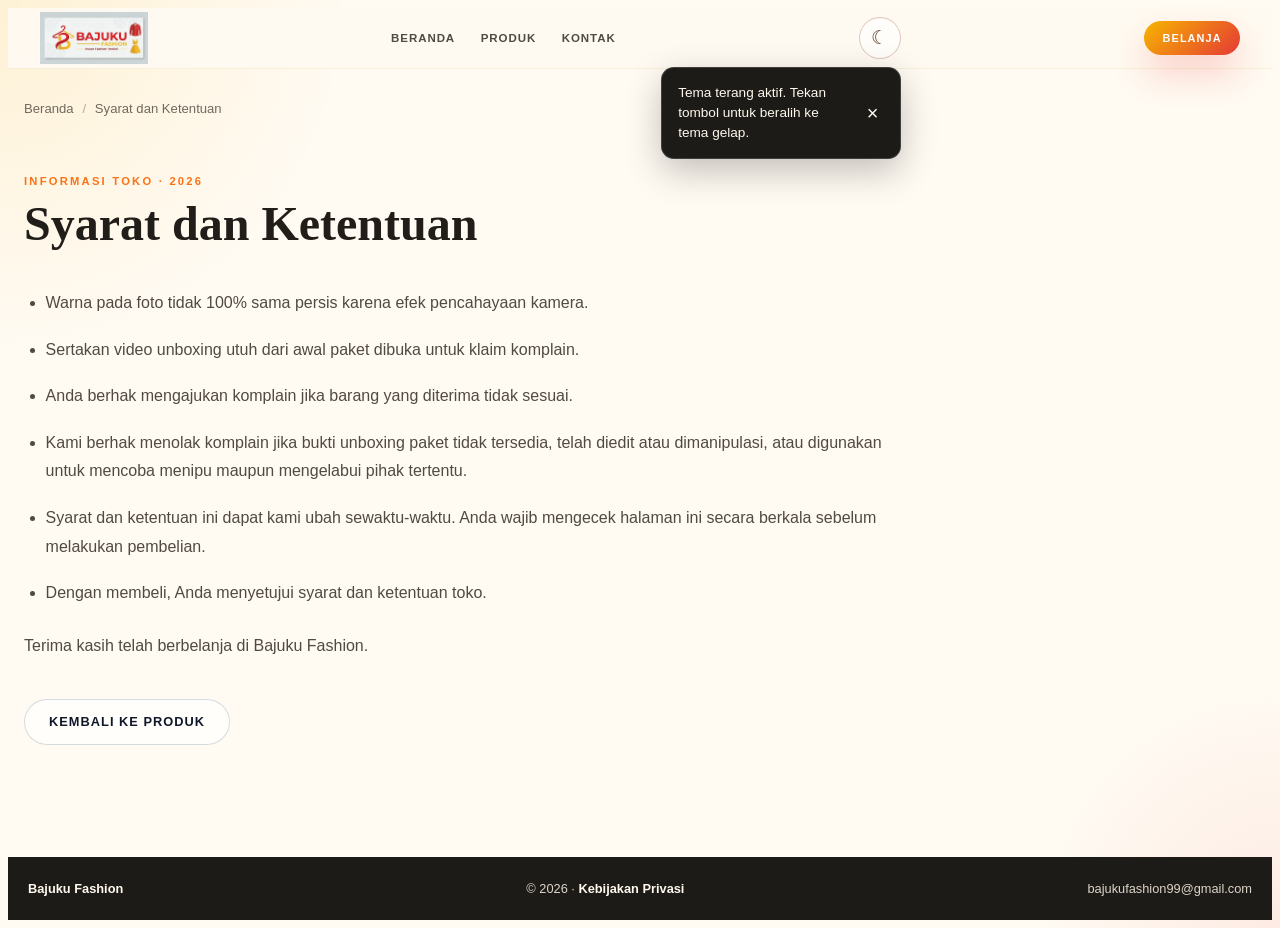
<file: syarat-ketentuan.html>
<!DOCTYPE html>
<html lang="id">
  <head>
    <meta charset="UTF-8" />
    <meta name="viewport" content="width=device-width, initial-scale=1.0" />
    <meta name="description" content="Syarat dan ketentuan pembelian di Bajuku Fashion." />
    <title>Syarat dan Ketentuan | Bajuku Fashion</title>
    <meta name="color-scheme" content="light dark" />
    <link rel="icon" type="image/png" href="assets/img/logo-toko/bajuku-favicon.png" />
    <link rel="stylesheet" href="style.css" />
  </head>
  <body>
    <header class="site-header">
      <div class="site-header-inner mx-auto max-w-7xl px-3 sm:px-6 lg:px-8">
        <a href="index.html" class="brand-mark" aria-label="Beranda Bajuku Fashion"><img src="assets/img/logo-toko/bajuku-landscape.avif" alt="Logo Bajuku Fashion" class="brand-logo" /></a>
        <nav class="site-nav" aria-label="Navigasi utama"><a href="index.html">Beranda</a><a href="index.html#produk">Produk</a><a href="index.html#kontak">Kontak</a></nav>
        <div class="theme-controls">
          <button type="button" class="theme-toggle" aria-label="Aktifkan tema gelap" aria-pressed="false"><span aria-hidden="true">☾</span></button>
          <aside class="theme-toast" role="status" aria-live="polite" aria-atomic="true" hidden>
            <span data-theme-toast-message></span>
            <button type="button" class="theme-toast-close" aria-label="Tutup pesan tema">×</button>
          </aside>
        </div>
        <a href="index.html#produk" class="primary-btn header-cta">Belanja</a>
      </div>
    </header>
    <main class="policy-main">
      <a class="breadcrumb" href="index.html">Beranda <span>/</span> Syarat dan Ketentuan</a>
      <article class="policy-content">
        <p class="eyebrow">Informasi toko · 2026</p>
        <h1 class="detail-title">Syarat dan Ketentuan</h1>
        <ul class="policy-list">
          <li>Warna pada foto tidak 100% sama persis karena efek pencahayaan kamera.</li>
          <li>Sertakan video unboxing utuh dari awal paket dibuka untuk klaim komplain.</li>
          <li>Anda berhak mengajukan komplain jika barang yang diterima tidak sesuai.</li>
          <li>Kami berhak menolak komplain jika bukti unboxing paket tidak tersedia, telah diedit atau dimanipulasi, atau digunakan untuk mencoba menipu maupun mengelabui pihak tertentu.</li>
          <li>Syarat dan ketentuan ini dapat kami ubah sewaktu-waktu. Anda wajib mengecek halaman ini secara berkala sebelum melakukan pembelian.</li>
          <li>Dengan membeli, Anda menyetujui syarat dan ketentuan toko.</li>
        </ul>
        <p class="policy-thanks">Terima kasih telah berbelanja di Bajuku Fashion.</p>
        <a class="secondary-btn policy-back" href="index.html#produk">Kembali ke produk</a>
      </article>
    </main>
    <footer class="simple-footer"><a href="index.html">Bajuku Fashion</a><span>© 2026 · <a href="kebijakan-privasi.html">Kebijakan Privasi</a></span><a href="mailto:bajukufashion99@gmail.com">bajukufashion99@gmail.com</a></footer>
    <script src="script.js" defer></script>
  </body>
</html>
</file>
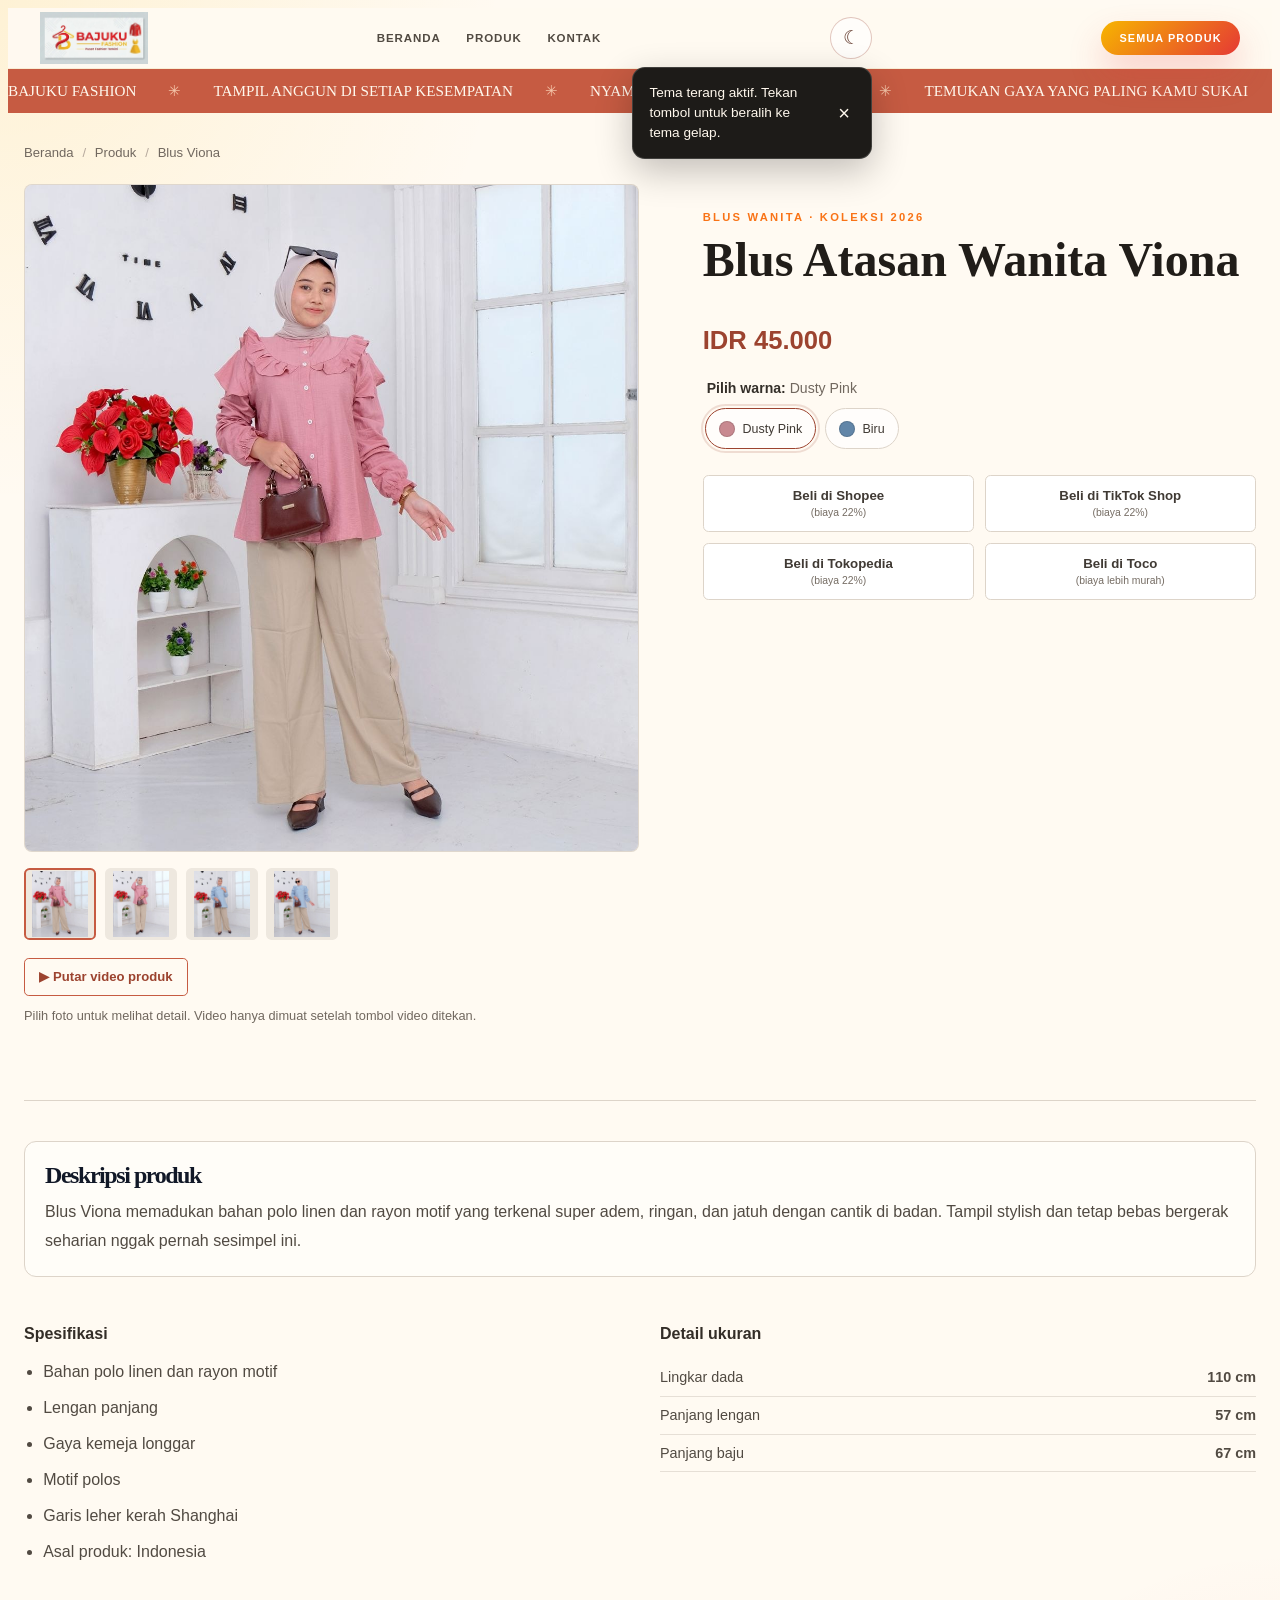
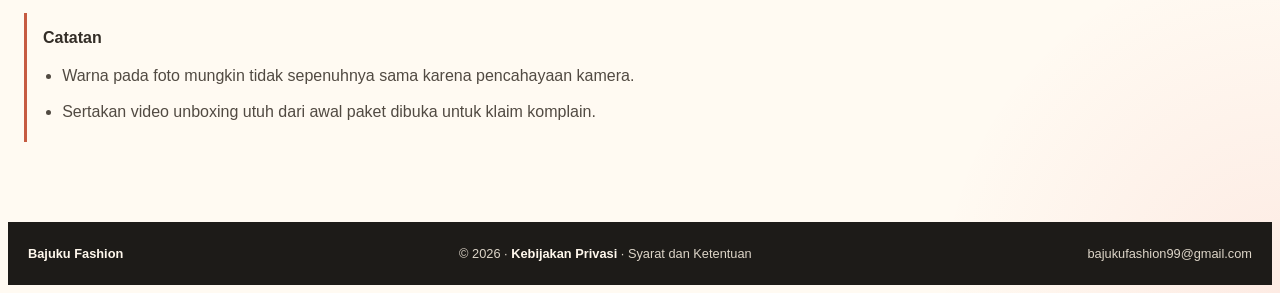
<file: viona.html>
<!DOCTYPE html>
<html lang="id">
  <head>
    <meta charset="UTF-8" />
    <meta name="viewport" content="width=device-width, initial-scale=1.0" />
    <meta name="description" content="Blus Viona berbahan polo linen dan rayon motif yang adem, ringan, dan nyaman. Pilih warna dan marketplace." />
    <title>Blus Viona | Bajuku Fashion</title>
    <meta name="color-scheme" content="light dark" />
    <link rel="icon" type="image/png" href="assets/img/logo-toko/bajuku-favicon.png" />
    <link rel="stylesheet" href="style.css" />
  </head>
  <body>
    <header class="site-header">
      <div class="site-header-inner mx-auto max-w-7xl px-3 sm:px-6 lg:px-8">
        <a href="index.html" class="brand-mark" aria-label="Beranda Bajuku Fashion"><img src="assets/img/logo-toko/bajuku-landscape.avif" alt="Logo Bajuku Fashion" class="brand-logo" /></a>
        <nav class="site-nav" aria-label="Navigasi utama"><a href="index.html">Beranda</a><a href="index.html#produk">Produk</a><a href="index.html#kontak">Kontak</a></nav>
        <div class="theme-controls">
          <button type="button" class="theme-toggle" aria-label="Aktifkan tema gelap" aria-pressed="false"><span aria-hidden="true">☾</span></button>
          <aside class="theme-toast" role="status" aria-live="polite" aria-atomic="true" hidden>
            <span data-theme-toast-message></span>
            <button type="button" class="theme-toast-close" aria-label="Tutup pesan tema">×</button>
          </aside>
        </div>
        <a href="index.html#produk" class="primary-btn header-cta">Semua produk</a>
      </div>
    </header>
    <div class="ticker" aria-label="Bajuku Fashion, tampil anggun, nyaman sepanjang hari, gaya percaya diri, koleksi istimewa">
      <div class="ticker-track" aria-hidden="true">
        <div class="ticker-group"><span>Bajuku Fashion</span><i>✳</i><span>Tampil anggun di setiap kesempatan</span><i>✳</i><span>Nyaman menemani langkahmu</span><i>✳</i><span>Temukan gaya yang paling kamu sukai</span><i>✳</i><span>Detail manis, pesona istimewa</span><i>✳</i><span>Rayakan cantik versimu</span><i>✳</i><span>Fashion wanita untuk hari penuh cerita</span><i>✳</i><span>Percaya diri, jadi diri sendiri</span><i>✳</i><span>Koleksi istimewa untukmu</span><i>✳</i><span>Cantik dan nyaman sepanjang hari</span><i>✳</i><span>Gaya percaya diri dimulai dari sini</span><i>✳</i><span>Temukan kenyamanan dalam setiap langkah</span><i>✳</i></div>
        <div class="ticker-group"><span>Bajuku Fashion</span><i>✳</i><span>Tampil anggun di setiap kesempatan</span><i>✳</i><span>Nyaman menemani langkahmu</span><i>✳</i><span>Temukan gaya yang paling kamu sukai</span><i>✳</i><span>Detail manis, pesona istimewa</span><i>✳</i><span>Rayakan cantik versimu</span><i>✳</i><span>Fashion wanita untuk hari penuh cerita</span><i>✳</i><span>Percaya diri, jadi diri sendiri</span><i>✳</i><span>Koleksi istimewa untukmu</span><i>✳</i><span>Cantik dan nyaman sepanjang hari</span><i>✳</i><span>Gaya percaya diri dimulai dari sini</span><i>✳</i><span>Temukan kenyamanan dalam setiap langkah</span><i>✳</i></div>
      </div>
    </div>
    <main class="detail-main">
      <a class="breadcrumb" href="index.html#produk">Beranda <span>/</span> Produk <span>/</span> Blus Viona</a>
      <section class="product-detail-grid">
        <div class="detail-gallery">
          <div class="detail-image-frame">
            <img class="detail-main-image" src="assets/img/blus-atasan/blus-viona-DustyPink.avif" alt="Blus Viona warna merah muda dusty pink" fetchpriority="high" />
            <video class="detail-main-video" controls playsinline preload="none" hidden aria-label="Video Blus Viona"></video>
          </div>
          <div class="detail-gallery-controls" aria-label="Foto dan video Blus Viona">
            <div class="detail-thumbnails" aria-label="Foto produk">
              <button type="button" class="gallery-thumbnail is-selected" data-gallery-image data-image="assets/img/blus-atasan/blus-viona-DustyPink.avif" data-color="Dusty Pink" data-alt="Blus Viona warna dusty pink, tampak depan" aria-label="Lihat Blus Viona dusty pink tampak depan"><img src="assets/img/blus-atasan/blus-viona-DustyPink.avif" alt="" loading="lazy"></button>
              <button type="button" class="gallery-thumbnail" data-gallery-image data-image="assets/img/blus-atasan/blus-viona-DustyPink2.avif" data-color="Dusty Pink" data-alt="Blus Viona warna dusty pink, tampak samping" aria-label="Lihat Blus Viona dusty pink tampak samping"><img src="assets/img/blus-atasan/blus-viona-DustyPink2.avif" alt="" loading="lazy"></button>
              <button type="button" class="gallery-thumbnail" data-gallery-image data-image="assets/img/blus-atasan/blus-viona-biru.avif" data-color="Biru" data-alt="Blus Viona warna biru, tampak depan" aria-label="Lihat Blus Viona biru tampak depan"><img src="assets/img/blus-atasan/blus-viona-biru.avif" alt="" loading="lazy"></button>
              <button type="button" class="gallery-thumbnail" data-gallery-image data-image="assets/img/blus-atasan/blus-viona-biru2.avif" data-color="Biru" data-alt="Blus Viona warna biru, tampak samping" aria-label="Lihat Blus Viona biru tampak samping"><img src="assets/img/blus-atasan/blus-viona-biru2.avif" alt="" loading="lazy"></button>
            </div>
            <button type="button" class="video-choice" data-video-choice data-video="assets/vid/blus-atasan/blus-viona-dustypink.mp4">▶ <span>Putar video produk</span></button>
          </div>
          <p class="image-caption">Pilih foto untuk melihat detail. Video hanya dimuat setelah tombol video ditekan.</p>
        </div>
        <div class="detail-copy">
          <p class="eyebrow">Blus wanita · Koleksi 2026</p>
          <h1 class="detail-title">Blus Atasan Wanita Viona</h1>
          <p class="detail-price">IDR 45.000</p>
          <fieldset class="color-selector">
            <legend>Pilih warna: <span class="selected-color">Dusty Pink</span></legend>
            <div class="color-options" role="radiogroup" aria-label="Pilihan warna Blus Viona">
              <button type="button" class="color-option is-selected" role="radio" aria-checked="true" data-color-choice data-color="Dusty Pink" data-image="assets/img/blus-atasan/blus-viona-DustyPink.avif" data-alt="Blus Viona warna merah muda dusty pink" data-video="assets/vid/blus-atasan/blus-viona-dustypink.mp4"><span class="color-dot" style="--swatch-color:#c88990"></span>Dusty Pink</button>
              <button type="button" class="color-option" role="radio" aria-checked="false" data-color-choice data-color="Biru" data-image="assets/img/blus-atasan/blus-viona-biru.avif" data-alt="Blus Viona warna biru" data-video="assets/vid/blus-atasan/blus-viona-biru.mp4"><span class="color-dot" style="--swatch-color:#6286a8"></span>Biru</button>
            </div>
          </fieldset>
          <div class="detail-marketplaces" aria-label="Pilih marketplace untuk membeli Blus Viona">
            <a href="https://shopee.co.id/Blus-atasan-wanita-i.1880834617.50668292911" target="_blank" rel="noopener noreferrer"><span class="marketplace-name">Beli di Shopee</span><span class="marketplace-note">(biaya 22%)</span></a>
            <a href="https://shop-id.tokopedia.com/pdp/1737655956384155134" target="_blank" rel="noopener noreferrer"><span class="marketplace-name">Beli di TikTok Shop</span><span class="marketplace-note">(biaya 22%)</span></a>
            <a href="https://www.tokopedia.com/bajukufashion-209/blouse-atasan-wanita-viona-dengan-bahan-polo-linen-dan-rayon-motif-adem-di-pake-dengan-model-kekinian-1737655956384155134" target="_blank" rel="noopener noreferrer"><span class="marketplace-name">Beli di Tokopedia</span><span class="marketplace-note">(biaya 22%)</span></a>
            <a href="https://toco.id/link/u4BJCcpFBaAeHJ9rkxyucE" target="_blank" rel="noopener noreferrer"><span class="marketplace-name">Beli di Toco</span><span class="marketplace-note">(biaya lebih murah)</span></a>
          </div>
        </div>
      </section>
      <section class="detail-information">
        <section class="description-panel"><table class="description-table"><caption class="section-title">Deskripsi produk</caption><tbody><tr><td>Blus Viona memadukan bahan polo linen dan rayon motif yang terkenal super adem, ringan, dan jatuh dengan cantik di badan. Tampil stylish dan tetap bebas bergerak seharian nggak pernah sesimpel ini.</td></tr></tbody></table></section>
        <div class="detail-columns">
          <section class="spec-section"><h3>Spesifikasi</h3><ul class="detail-list"><li>Bahan polo linen dan rayon motif</li><li>Lengan panjang</li><li>Gaya kemeja longgar</li><li>Motif polos</li><li>Garis leher kerah Shanghai</li><li>Asal produk: Indonesia</li></ul></section>
          <section class="spec-section"><h3>Detail ukuran</h3><dl class="size-list"><div><dt>Lingkar dada</dt><dd>110 cm</dd></div><div><dt>Panjang lengan</dt><dd>57 cm</dd></div><div><dt>Panjang baju</dt><dd>67 cm</dd></div></dl></section>
        </div>
        <section class="product-notes"><h3>Catatan</h3><ul class="detail-list"><li>Warna pada foto mungkin tidak sepenuhnya sama karena pencahayaan kamera.</li><li>Sertakan video unboxing utuh dari awal paket dibuka untuk klaim komplain.</li></ul></section>
      </section>
    </main>
    <footer class="simple-footer"><a href="index.html">Bajuku Fashion</a><span>© 2026 · <a href="kebijakan-privasi.html">Kebijakan Privasi</a> · <a href="syarat-ketentuan.html">Syarat dan Ketentuan</a></span><a href="mailto:bajukufashion99@gmail.com">bajukufashion99@gmail.com</a></footer>
    <script src="script.js" defer></script>
  </body>
</html>
</file>
<file: style.css>
html {
  scroll-behavior: smooth;
}

body {
  font-family: Arial, Helvetica, sans-serif;
  background:
    radial-gradient(circle at top left, rgba(247, 181, 0, 0.12), transparent 22%),
    radial-gradient(circle at bottom right, rgba(229, 57, 53, 0.08), transparent 15%),
    #fffaf2;
}

img {
  display: block;
  max-width: 100%;
}

a,
a:hover,
a:focus-visible {
  color: inherit;
  text-decoration: none;
}

.gradient-text {
  background: linear-gradient(135deg, #f7b500 0%, #ff7b54 42%, #e53935 100%);
  -webkit-background-clip: text;
  background-clip: text;
  color: transparent;
}

.site-header {
  position: relative;
  background: rgba(255, 250, 242, 0.96);
  border-bottom: 1px solid rgba(201, 144, 18, 0.12);
}

.site-header-inner {
  min-height: 60px;
  display: flex;
  align-items: center;
  justify-content: space-between;
  gap: 1.5rem;
}

.brand-mark {
  display: inline-flex;
  align-items: center;
  justify-content: center;
  line-height: 0;
}

.brand-logo {
  width: 108px;
  height: 54px;
  object-fit: contain;
}

.nav-link {
  transition: color 0.25s ease;
}

.site-nav {
  display: flex;
  align-items: center;
  justify-content: center;
  flex-wrap: wrap;
  gap: clamp(0.7rem, 2vw, 1.8rem);
  color: #514a42;
  font-size: 0.72rem;
  font-weight: 700;
  letter-spacing: 0.08em;
  text-transform: uppercase;
}

.nav-link:hover,
.nav-link.active {
  color: #d63d1f;
}

.ticker {
  overflow: hidden;
  background: #c65b42;
  color: #fff8ed;
  padding: 0.82rem 0;
}

.ticker-track,
.ticker-group {
  display: flex;
  align-items: center;
}

.ticker-track {
  width: max-content;
  animation: ticker-scroll 52s linear infinite;
}

.ticker-group {
  flex: 0 0 auto;
  gap: 2rem;
  padding-right: 2rem;
  font-family: 'Times New Roman', Times, serif;
  font-size: 0.95rem;
  white-space: nowrap;
  text-transform: uppercase;
}

.ticker-group i {
  color: #f5c6aa;
  font-style: normal;
}

@keyframes ticker-scroll {
  from { transform: translateX(-50%); }
  to { transform: translateX(0); }
}

.primary-btn,
.secondary-btn,
.shop-btn,
.promo-btn {
  transition: all 0.25s ease;
}

.primary-btn {
  display: inline-flex;
  align-items: center;
  justify-content: center;
  border-radius: 9999px;
  background: linear-gradient(135deg, #f7b500 0%, #e53935 100%);
  color: #fff;
  padding: 0.7rem 1.15rem;
  font-size: 0.68rem;
  font-weight: 800;
  letter-spacing: 0.1em;
  text-transform: uppercase;
  box-shadow: 0 18px 35px rgba(229, 57, 53, 0.22);
}

.primary-btn:hover,
.secondary-btn:hover,
.shop-btn:hover,
.promo-btn:hover {
  transform: translateY(-2px);
}

.secondary-btn {
  display: inline-flex;
  align-items: center;
  justify-content: center;
  border-radius: 9999px;
  border: 1px solid rgba(148, 163, 184, 0.38);
  background: rgba(255, 255, 255, 0.7);
  color: #0f172a;
  padding: 0.9rem 1.5rem;
  font-size: 0.8rem;
  font-weight: 800;
  letter-spacing: 0.08em;
  text-transform: uppercase;
}

.hero-wrap {
  position: relative;
  overflow: hidden;
}

.hero-orb {
  position: absolute;
  border-radius: 50%;
  filter: blur(80px);
  opacity: 0.7;
}

.orb-left {
  left: -80px;
  top: 90px;
  width: 240px;
  height: 240px;
  background: rgba(247, 181, 0, 0.26);
}

.orb-right {
  right: -30px;
  bottom: 60px;
  width: 280px;
  height: 280px;
  background: rgba(229, 57, 53, 0.18);
}

.hero-badge {
  display: inline-flex;
  align-items: center;
  gap: 0.7rem;
  border-radius: 9999px;
  border: 1px solid rgba(231, 70, 35, 0.18);
  background: rgba(255, 244, 205, 0.9);
  color: #8c3d00;
  padding: 0.7rem 0.9rem;
  font-size: 0.68rem;
  font-weight: 800;
  letter-spacing: 0.16em;
  text-transform: uppercase;
}

.hero-visual {
  position: relative;
  min-height: 610px;
}

.hero-card {
  position: absolute;
  overflow: hidden;
  border-radius: 2rem;
  border: 1px solid rgba(255, 255, 255, 0.7);
  background: rgba(255, 255, 255, 0.7);
  box-shadow: 0 35px 90px rgba(15, 23, 42, 0.16);
}

.main-card {
  right: 20px;
  top: 30px;
  width: min(100%, 560px);
  height: 560px;
}

.main-card img {
  width: 100%;
  height: 100%;
  object-fit: cover;
}

.floating-tag {
  position: absolute;
  display: flex;
  flex-direction: column;
  gap: 0.25rem;
  border-radius: 1.1rem;
  background: rgba(255, 255, 255, 0.82);
  border: 1px solid rgba(226, 232, 240, 0.9);
  box-shadow: 0 18px 30px rgba(15, 23, 42, 0.08);
  backdrop-filter: blur(8px);
}

.tag-left {
  left: 0;
  top: 50px;
  padding: 1rem 1.1rem;
}

.tag-right {
  right: 12px;
  bottom: 24px;
  padding: 1rem 1.2rem;
}

.floating-tag span,
.panel-kicker,
.product-type,
.eyebrow,
.footer-title {
  font-size: 0.7rem;
  letter-spacing: 0.2em;
  text-transform: uppercase;
  font-weight: 800;
}

.floating-tag strong,
.footer-title,
.product-name,
.stat-value,
.section-title,
.testimonial h4 {
  color: #111827;
}

.floating-tag span {
  color: #64748b;
}

.floating-tag strong {
  font-size: 1.3rem;
  font-weight: 900;
}

.floating-tag em {
  font-size: 0.8rem;
  color: #f97316;
  font-style: normal;
  font-weight: 800;
}

.feature-band {
  display: grid;
  gap: 1rem;
  grid-template-columns: repeat(3, minmax(0, 1fr));
  border: 1px solid rgba(148, 163, 184, 0.2);
  background: rgba(255, 255, 255, 0.7);
  border-radius: 1.8rem;
  box-shadow: 0 18px 35px rgba(15, 23, 42, 0.04);
  padding: 1rem;
}

.feature-item {
  display: flex;
  align-items: center;
  gap: 1rem;
  border-radius: 1.2rem;
  background: rgba(248, 250, 252, 0.8);
  padding: 1rem 1.2rem;
}

.feature-ico {
  display: flex;
  align-items: center;
  justify-content: center;
  width: 3rem;
  height: 3rem;
  border-radius: 1rem;
  background: linear-gradient(135deg, #fff7ed 0%, #ffedd5 100%);
  color: #f97316;
  font-size: 1.3rem;
}

.feature-item h3 {
  font-weight: 800;
  color: #0f172a;
}

.feature-item p {
  color: #64748b;
  font-size: 0.82rem;
  margin-top: 0.2rem;
}

.eyebrow {
  color: #f97316;
}

.section-title {
  margin-top: 0.8rem;
  font-size: clamp(2rem, 3vw, 3rem);
  line-height: 1.1;
  letter-spacing: -0.06em;
  font-weight: 900;
  font-family: 'Times New Roman', Times, serif;
}

.section-heading {
  margin-bottom: 2.5rem;
}

.stat-card {
  min-width: 0;
  border-left: 2px solid rgba(229, 57, 53, 0.35);
  padding-left: 0.8rem;
}

.stat-value {
  font-size: 1.35rem;
  font-weight: 900;
  line-height: 1.2;
}

.stat-label {
  margin-top: 0.3rem;
  color: #64748b;
  font-size: 0.72rem;
  line-height: 1.4;
}

h1 {
  font-family: 'Times New Roman', Times, serif;
}

.hero-title {
  font-family: "SF Pro Display", -apple-system, BlinkMacSystemFont, sans-serif;
  font-weight: 700;
}

.filter-row {
  display: flex;
  flex-wrap: wrap;
  gap: 0.75rem;
}

.filter-btn,
.gallery-btn {
  transition: all 0.25s ease;
}

.filter-btn {
  border-radius: 9999px;
  border: 1px solid rgba(148, 163, 184, 0.25);
  background: rgba(255, 255, 255, 0.7);
  padding: 0.8rem 1.1rem;
  font-size: 0.72rem;
  font-weight: 800;
  letter-spacing: 0.12em;
  text-transform: uppercase;
  color: #334155;
}

.filter-btn:hover,
.filter-btn.active {
  background: linear-gradient(135deg, #f7b500 0%, #e53935 100%);
  color: white;
  border-color: transparent;
  box-shadow: 0 14px 24px rgba(229, 57, 53, 0.22);
}

.product-card {
  position: relative;
  border-radius: 2rem;
  background: rgba(255, 255, 255, 0.8);
  border: 1px solid rgba(226, 232, 240, 0.8);
  padding: 1rem;
  box-shadow: 0 20px 45px rgba(15, 23, 42, 0.04);
  transition: transform 0.3s ease, box-shadow 0.3s ease;
}

.product-grid {
  display: grid;
  grid-template-columns: repeat(3, minmax(0, 1fr));
  gap: 2rem;
}

.product-card-link {
  display: block;
  min-width: 0;
  color: inherit;
}

.product-card-link .product-card {
  height: 100%;
}

.product-card-link:hover .product-card {
  transform: translateY(-6px);
  box-shadow: 0 30px 60px rgba(15, 23, 42, 0.1);
}

.product-card-bottom {
  display: flex;
  align-items: center;
  justify-content: space-between;
  flex-wrap: wrap;
  gap: 0.65rem;
  margin-top: 1.25rem;
}

.detail-link {
  color: #a44732;
  font-size: 0.77rem;
  font-weight: 800;
}

.detail-main,
.policy-main {
  width: min(100% - 2rem, 80rem);
  margin: 0 auto;
}

.detail-main {
  padding-top: 2rem;
  padding-bottom: 5rem;
}

.breadcrumb {
  display: flex;
  flex-wrap: wrap;
  gap: 0.55rem;
  margin-bottom: 1.5rem;
  color: #71685f;
  font-size: 0.82rem;
}

.breadcrumb span {
  color: #b6a99d;
}

.product-detail-grid {
  display: grid;
  grid-template-columns: minmax(0, 1fr) minmax(0, 0.9fr);
  align-items: start;
  gap: clamp(2rem, 5vw, 5rem);
}

.detail-image-frame {
  overflow: hidden;
  aspect-ratio: 0.92;
  border: 1px solid rgba(112, 91, 72, 0.12);
  border-radius: 0.5rem;
  background: #eee8df;
}

.detail-main-image,
.detail-main-video {
  width: 100%;
  height: 100%;
  object-fit: cover;
}

.detail-main-video[hidden],
.detail-main-image[hidden] {
  display: none;
}

.detail-main-image {
  display: block;
}

.detail-gallery-controls {
  display: grid;
  gap: 0.75rem;
  margin-top: 0.8rem;
}

.detail-thumbnails {
  display: flex;
  gap: 0.55rem;
  overflow-x: auto;
  padding: 0.15rem 0 0.4rem;
  scrollbar-width: thin;
}

.gallery-thumbnail {
  flex: 0 0 4.5rem;
  width: 4.5rem;
  height: 4.5rem;
  overflow: hidden;
  border: 2px solid transparent;
  border-radius: 0.35rem;
  background: #eee8df;
  cursor: pointer;
}

.gallery-thumbnail.is-selected {
  border-color: #c65b42;
}

.gallery-thumbnail img {
  width: 100%;
  height: 100%;
  object-fit: cover;
}

.video-choice {
  justify-self: start;
  border: 1px solid #c65b42;
  border-radius: 0.3rem;
  background: #fffaf2;
  color: #9c432f;
  padding: 0.65rem 0.9rem;
  font: inherit;
  font-size: 0.82rem;
  font-weight: 700;
  cursor: pointer;
}

.video-choice:disabled {
  border-color: #d8d0c7;
  color: #82796f;
  cursor: not-allowed;
}

.image-caption {
  margin-top: 0.75rem;
  color: #71685f;
  font-size: 0.8rem;
}

.detail-copy {
  padding-top: 1rem;
}

.detail-title {
  margin-top: 0.75rem;
  color: #211d19;
  font-family: 'Times New Roman', Times, serif;
  font-size: 3rem;
  font-weight: 700;
  line-height: 1.05;
}

.detail-price {
  margin-top: 1rem;
  color: #9c432f;
  font-size: 1.6rem;
  font-weight: 800;
}

.detail-lead {
  margin-top: 1rem;
  color: #514a42;
  font-size: 1rem;
  line-height: 1.8;
}

.color-selector {
  margin-top: 1.5rem;
  border: 0;
  padding: 0;
}

.color-selector legend {
  margin-bottom: 0.75rem;
  color: #342f29;
  font-size: 0.88rem;
  font-weight: 700;
}

.selected-color {
  color: #71685f;
  font-weight: 400;
}

.color-options {
  display: flex;
  flex-wrap: wrap;
  gap: 0.55rem;
}

.color-option {
  display: inline-flex;
  align-items: center;
  gap: 0.5rem;
  min-height: 2.55rem;
  border: 1px solid #ddd4c9;
  border-radius: 9999px;
  padding: 0.45rem 0.8rem;
  background: rgba(255, 255, 255, 0.68);
  color: #403a34;
  font: inherit;
  font-size: 0.78rem;
  cursor: pointer;
}

.color-option.is-selected,
.color-option:focus-visible {
  border-color: #9c432f;
  outline: 2px solid rgba(156, 67, 47, 0.16);
  outline-offset: 2px;
}

.color-dot {
  width: 1rem;
  height: 1rem;
  flex: 0 0 auto;
  border: 1px solid rgba(0, 0, 0, 0.14);
  border-radius: 50%;
  background: var(--swatch-color);
}

.detail-marketplaces {
  display: grid;
  grid-template-columns: repeat(2, minmax(0, 1fr));
  gap: 0.65rem;
  margin-top: 1.6rem;
}

.detail-marketplaces a {
  display: flex;
  flex-direction: column;
  align-items: center;
  justify-content: center;
  gap: 0.2rem;
  min-height: 3.6rem;
  border: 1px solid #ddd4c9;
  border-radius: 0.35rem;
  background: #fff;
  color: #403a34;
  font-size: 0.83rem;
  font-weight: 700;
  text-align: center;
  text-decoration: none;
}

.detail-marketplaces a:hover {
  border-color: #a44732;
  color: #923e2c;
}

.marketplace-name {
  line-height: 1.2;
}

.marketplace-note {
  color: #756c63;
  font-size: 0.65rem;
  font-weight: 500;
}

.detail-information {
  display: grid;
  gap: 2rem;
  margin-top: 4rem;
  border-top: 1px solid #ddd4c9;
  padding-top: 2.5rem;
}

.detail-information > div:first-child > p {
  max-width: 48rem;
  margin-top: 0.8rem;
  color: #62594f;
  line-height: 1.7;
}

.description-panel {
  border: 1px solid #ddd4c9;
  border-radius: 0.75rem;
  padding: 1.25rem;
  background: rgba(255, 255, 255, 0.45);
}

.description-table {
  width: 100%;
  border-collapse: collapse;
}

.description-table caption {
  margin: 0 0 0.65rem;
  font-size: 1.5rem;
  text-align: left;
}

.description-table td {
  padding: 0;
  color: #514a42;
  line-height: 1.8;
}

.detail-columns {
  display: grid;
  grid-template-columns: repeat(2, minmax(0, 1fr));
  gap: 2.5rem;
}

.spec-section h3,
.product-notes h3 {
  margin-bottom: 0.8rem;
  color: #332d27;
  font-size: 1rem;
  font-weight: 800;
}

.detail-list {
  display: grid;
  gap: 0.6rem;
  padding-left: 1.2rem;
  color: #514a42;
  line-height: 1.65;
}

.size-list {
  display: grid;
}

.size-list > div {
  display: flex;
  justify-content: space-between;
  gap: 1rem;
  border-bottom: 1px solid #e6dfd6;
  padding: 0.65rem 0;
  color: #514a42;
  font-size: 0.9rem;
}

.size-list dd {
  margin: 0;
  font-weight: 700;
  text-align: right;
}

.product-notes {
  border-left: 3px solid #c65b42;
  padding-left: 1rem;
}

.simple-footer {
  display: flex;
  flex-wrap: wrap;
  align-items: center;
  justify-content: space-between;
  gap: 0.9rem 2rem;
  background: #1d1b18;
  padding: 1.5rem max(calc((100vw - 80rem) / 2), 1.25rem);
  color: #ddd5c8;
  font-size: 0.8rem;
}

.simple-footer a:first-child {
  color: #fff8ed;
  font-weight: 800;
}

.simple-footer a:hover {
  color: #f3c4a4;
}

.policy-main {
  min-height: calc(100vh - 150px);
  padding-top: 2rem;
  padding-bottom: 5rem;
}

.policy-content {
  max-width: 54rem;
  padding: 1.5rem 0 2rem;
}

.policy-list {
  display: grid;
  gap: 1.1rem;
  margin-top: 2rem;
  padding-left: 1.35rem;
  color: #514a42;
  font-size: 1rem;
  line-height: 1.8;
}

.policy-statement {
  margin-top: 1.5rem;
  color: #514a42;
  font-size: 1.05rem;
  line-height: 1.9;
}

.policy-thanks {
  margin-top: 1.5rem;
  color: #514a42;
  line-height: 1.7;
}

.policy-back {
  margin-top: 1.5rem;
}

.product-card:hover {
  transform: translateY(-8px);
  box-shadow: 0 30px 60px rgba(15, 23, 42, 0.1);
}

.product-card.hidden {
  display: none;
}

.product-image-wrap {
  overflow: hidden;
  border-radius: 1.4rem;
}

.product-image-wrap img {
  width: 100%;
  height: 320px;
  object-fit: cover;
  transition: transform 0.45s ease;
}

.product-card:hover .product-image-wrap img {
  transform: scale(1.05);
}

.product-type {
  color: #64748b;
}

.product-name {
  margin-top: 0.5rem;
  font-size: 1.35rem;
  font-weight: 900;
  line-height: 1.3;
}

.product-badge {
  display: inline-flex;
  align-items: center;
  justify-content: center;
  border-radius: 9999px;
  padding: 0.35rem 0.7rem;
  font-size: 0.65rem;
  font-weight: 800;
  letter-spacing: 0.08em;
  text-transform: uppercase;
}

.product-badge.hot { background: #fff4d6; color: #b75d00; }
.product-badge.new { background: #fff1f2; color: #be123c; }
.product-badge.trend { background: #fff6d9; color: #ca8a04; }
.product-badge.fresh { background: #fff0dc; color: #b45309; }
.product-badge.limited { background: #fff1f2; color: #e53935; }
.product-badge.popular { background: #fffaf0; color: #b45309; }

.price {
  font-size: 1.35rem;
  font-weight: 900;
  color: #0f172a;
}

.meta {
  margin-top: 0.18rem;
  color: #64748b;
  font-size: 0.85rem;
}

.shop-btn {
  border: none;
  border-radius: 9999px;
  background: #111827;
  color: white;
  padding: 0.78rem 1.1rem;
  font-size: 0.75rem;
  font-weight: 800;
  letter-spacing: 0.08em;
  text-transform: uppercase;
}

.marketplace-links {
  display: flex;
  flex-wrap: wrap;
  gap: 0.45rem;
  margin-top: 1rem;
}

.marketplace-links a {
  display: inline-flex;
  align-items: center;
  justify-content: center;
  min-height: 2.35rem;
  border: 1px solid #e2e8f0;
  border-radius: 9999px;
  padding: 0.5rem 0.72rem;
  color: #334155;
  font-size: 0.68rem;
  font-weight: 700;
  text-decoration: none;
  transition: background 0.2s ease, color 0.2s ease, border-color 0.2s ease;
}

.marketplace-links a:hover {
  border-color: #d47b00;
  background: #fff8df;
  color: #8d3d00;
}

.marketplace-links a.recommended {
  border-color: #111827;
  background: #111827;
  color: #fff;
}

.marketplace-links a.recommended:hover {
  background: #334155;
}

.gallery-slider {
  position: relative;
  overflow: hidden;
  border-radius: 2rem;
  min-height: 440px;
}

.slide {
  position: absolute;
  inset: 0;
  opacity: 0;
  pointer-events: none;
  transition: opacity 0.5s ease, transform 0.5s ease;
  transform: scale(1.02);
}

.slide.active {
  opacity: 1;
  pointer-events: auto;
  transform: scale(1);
}

.slide-caption {
  position: absolute;
  left: 2rem;
  bottom: 2rem;
  padding: 1rem 1.2rem;
  border-radius: 1rem;
  background: rgba(15, 23, 42, 0.38);
  border: 1px solid rgba(255, 255, 255, 0.18);
  backdrop-filter: blur(10px);
}

.slide-caption p {
  color: rgba(255, 255, 255, 0.84);
  font-size: 0.7rem;
  letter-spacing: 0.18em;
  text-transform: uppercase;
}

.slide-caption h3 {
  margin-top: 0.5rem;
  font-size: 2rem;
  font-weight: 900;
}

.gallery-btn {
  display: inline-flex;
  align-items: center;
  justify-content: center;
  width: 3rem;
  height: 3rem;
  border-radius: 9999px;
  border: 1px solid rgba(255, 255, 255, 0.2);
  background: rgba(255, 255, 255, 0.06);
  color: white;
  font-size: 1.25rem;
}

.gallery-btn:hover {
  background: rgba(249, 115, 22, 0.2);
  border-color: rgba(251, 146, 60, 0.5);
}

.feature-panel,
.testimonial {
  border: 1px solid rgba(226, 232, 240, 0.8);
  background: rgba(255, 255, 255, 0.08);
  border-radius: 1.75rem;
  box-shadow: 0 20px 35px rgba(15, 23, 42, 0.08);
}

.feature-panel {
  padding: 1.5rem;
}

.feature-panel ul {
  margin-top: 1rem;
  display: grid;
  gap: 0.85rem;
  color: rgba(255, 255, 255, 0.74);
  font-size: 0.95rem;
  line-height: 1.7;
}

.feature-panel li {
  display: flex;
  gap: 0.7rem;
  align-items: flex-start;
}

.feature-panel li::before {
  content: '✦';
  color: #fbbf24;
  font-size: 0.8rem;
  line-height: 1.8;
}

.promo-panel {
  border-radius: 1.8rem;
  background: linear-gradient(135deg, #f7b500 0%, #e53935 100%);
  padding: 1.7rem 1.5rem;
  color: white;
  box-shadow: 0 24px 46px rgba(229, 57, 53, 0.25);
}

.promo-panel p {
  font-size: 0.7rem;
  letter-spacing: 0.2em;
  text-transform: uppercase;
  opacity: 0.85;
}

.promo-panel h3 {
  margin-top: 0.9rem;
  font-size: clamp(2rem, 2.5vw, 3rem);
  line-height: 1.1;
  font-weight: 900;
}

.promo-panel span {
  display: block;
  margin-top: 0.7rem;
  color: rgba(255, 255, 255, 0.82);
}

.promo-btn {
  display: inline-flex;
  margin-top: 1.4rem;
  border-radius: 9999px;
  background: white;
  color: #111827;
  padding: 0.8rem 1.3rem;
  font-size: 0.72rem;
  font-weight: 800;
  letter-spacing: 0.08em;
  text-transform: uppercase;
}

.testimonial {
  background: rgba(255, 255, 255, 0.85);
  padding: 1.5rem;
}

.testimonial p {
  color: #475569;
  line-height: 1.8;
  font-size: 1rem;
}

.avatar {
  display: flex;
  align-items: center;
  justify-content: center;
  width: 2.8rem;
  height: 2.8rem;
  border-radius: 50%;
  background: linear-gradient(135deg, #fff7ed 0%, #ffedd5 100%);
  color: #c2410c;
  font-weight: 900;
}

.testimonial h4 {
  font-weight: 800;
}

.testimonial span {
  color: #64748b;
  font-size: 0.82rem;
}

.footer-logo {
  width: 170px;
  border-radius: 1rem;
  box-shadow: 0 18px 30px rgba(0, 0, 0, 0.12);
}

.footer-title {
  color: #f8fafc;
  font-weight: 800;
  letter-spacing: 0.18em;
  text-transform: uppercase;
}

.footer-list {
  margin: 1rem 0 0;
  padding: 0;
  display: grid;
  gap: 0.65rem;
  color: #ddd5c8;
  font-size: 0.95rem;
  line-height: 1.5;
  list-style: none;
}

.footer-list a {
  transition: color 0.2s ease;
  text-decoration: none;
}

.footer-list a:hover {
  color: #f3c4a4;
}

footer {
  color: #ddd5c8;
}

.footer-description {
  color: #c3b9ab;
}

.landing-footer-grid {
  grid-template-columns: minmax(12rem, 1.35fr) minmax(8rem, 0.7fr) minmax(10rem, 0.9fr) minmax(15rem, 1.2fr);
}

.landing-footer-grid > div {
  min-width: 0;
}

.footer-contact-list li {
  display: grid;
  gap: 0.2rem;
  overflow-wrap: anywhere;
}

.footer-contact-list li > span:first-child {
  color: #f3c4a4;
  font-size: 0.72rem;
  font-weight: 800;
  letter-spacing: 0.08em;
  text-transform: uppercase;
}

.footer-legal {
  color: #a99f92;
}

footer a {
  color: inherit;
  text-decoration: none;
}

footer a:hover {
  color: #f3c4a4;
}

.reveal {
  opacity: 0;
  transform: translateY(24px);
  transition: opacity 0.7s ease, transform 0.7s ease;
}

.reveal.is-visible {
  opacity: 1;
  transform: translateY(0);
}

@media (max-width: 1024px) {
  .landing-footer-grid {
    grid-template-columns: repeat(2, minmax(0, 1fr));
  }

  .hero-visual {
    min-height: 520px;
  }

  .main-card {
    width: min(100%, 480px);
    height: 500px;
  }
}

@media (max-width: 768px) {
  .brand-logo {
    width: 92px;
    height: 46px;
  }

  .feature-band {
    grid-template-columns: 1fr;
  }

  .hero-visual {
    min-height: 470px;
  }

  .product-grid {
    grid-template-columns: repeat(2, minmax(0, 1fr));
  }

  .product-detail-grid {
    grid-template-columns: minmax(0, 1fr);
    gap: 1.5rem;
  }

  .detail-image-frame {
    aspect-ratio: 1.1;
  }

  .main-card {
    right: 0;
    left: 0;
    margin: 0 auto;
    width: min(100%, 440px);
    height: 420px;
  }

  .tag-left {
    left: 14px;
    top: 18px;
  }

  .tag-right {
    right: 18px;
    bottom: 10px;
  }
}

@media (max-width: 640px) {
  .brand-logo {
    width: 80px;
    height: 40px;
  }

  .site-header-inner {
    min-height: 56px;
    flex-wrap: wrap;
    justify-content: center;
    gap: 0.25rem 0.9rem;
    padding-top: 0.25rem;
    padding-bottom: 0.25rem;
  }

  .site-nav {
    order: 3;
    width: 100%;
    gap: 0.45rem 1rem;
    font-size: 0.62rem;
  }

  .detail-main,
  .policy-main {
    width: min(100% - 1.5rem, 80rem);
  }

  .detail-title {
    font-size: 2.35rem;
  }

  .gallery-thumbnail {
    flex-basis: 3.8rem;
    width: 3.8rem;
    height: 3.8rem;
  }

  .landing-footer-grid {
    grid-template-columns: 1fr;
  }

  .detail-columns {
    grid-template-columns: 1fr;
    gap: 1.5rem;
  }

  .detail-marketplaces {
    gap: 0.5rem;
  }

  .simple-footer {
    align-items: flex-start;
    flex-direction: column;
    padding: 1.5rem 1rem;
  }

  .header-cta {
    padding: 0.55rem 0.85rem;
    font-size: 0.62rem;
  }

  .product-grid {
    grid-template-columns: 1fr;
    gap: 1.2rem;
  }

  .product-image-wrap img {
    height: 360px;
  }

  .hero-badge {
    letter-spacing: 0.12em;
    font-size: 0.62rem;
  }

  .hero-visual {
    min-height: 390px;
  }

  .main-card {
    height: 330px;
  }

  .tag-left,
  .tag-right {
    padding: 0.8rem 0.85rem;
  }

  .floating-tag strong {
    font-size: 1rem;
  }

  .slide-caption {
    left: 1rem;
    right: 1rem;
    bottom: 1rem;
  }
}

@media (prefers-reduced-motion: reduce) {
  html { scroll-behavior: auto; }
  *, *::before, *::after { transition-duration: 0.01ms !important; }
}

/* Static utility styles keep the layout available without a runtime CSS CDN. */
* { box-sizing: border-box; }
.mx-auto { margin-left: auto; margin-right: auto; }
.flex { display: flex; }
.inline-flex { display: inline-flex; }
.inline-block { display: inline-block; }
.grid { display: grid; }
.hidden { display: none; }
.flex-col { flex-direction: column; }
.flex-wrap { flex-wrap: wrap; }
.items-center { align-items: center; }
.items-start { align-items: flex-start; }
.justify-between { justify-content: space-between; }
.grid-cols-3 { grid-template-columns: repeat(3, minmax(0, 1fr)); }
.gap-2 { gap: 0.5rem; }
.gap-3 { gap: 0.75rem; }
.gap-4 { gap: 1rem; }
.gap-5 { gap: 1.25rem; }
.gap-6 { gap: 1.5rem; }
.gap-7 { gap: 1.75rem; }
.gap-8 { gap: 2rem; }
.gap-10 { gap: 2.5rem; }
.gap-12 { gap: 3rem; }
.max-w-7xl { max-width: 80rem; }
.max-w-xl { max-width: 36rem; }
.max-w-lg { max-width: 32rem; }
.max-w-xs { max-width: 20rem; }
.w-full { width: 100%; }
.h-2\.5 { height: 0.625rem; }
.w-2\.5 { width: 0.625rem; }
.h-\[440px\] { height: 440px; }
.object-cover { object-fit: cover; }
.px-3 { padding-left: 0.75rem; padding-right: 0.75rem; }
.px-4 { padding-left: 1rem; padding-right: 1rem; }
.py-2 { padding-top: 0.5rem; padding-bottom: 0.5rem; }
.py-16 { padding-top: 4rem; padding-bottom: 4rem; }
.py-20 { padding-top: 5rem; padding-bottom: 5rem; }
.pb-8 { padding-bottom: 2rem; }
.pt-6 { padding-top: 1.5rem; }
.mt-5 { margin-top: 1.25rem; }
.mt-6 { margin-top: 1.5rem; }
.mt-8 { margin-top: 2rem; }
.mt-10 { margin-top: 2.5rem; }
.mt-12 { margin-top: 3rem; }
.mb-5 { margin-bottom: 1.25rem; }
.mb-10 { margin-bottom: 2.5rem; }
.mb-12 { margin-bottom: 3rem; }
.text-4xl { font-size: 2.25rem; }
.text-base { font-size: 1rem; }
.text-sm { font-size: 0.875rem; }
.text-white { color: #fff; }
.text-slate-300 { color: #cbd5e1; }
.text-slate-400 { color: #94a3b8; }
.text-slate-500 { color: #64748b; }
.text-slate-600 { color: #475569; }
.text-slate-700 { color: #334155; }
.text-slate-800 { color: #1e293b; }
.text-slate-900 { color: #0f172a; }
.text-brand-200 { color: #ffe379; }
.text-brand-500 { color: #f7b500; }
.bg-brand-500 { background-color: #f7b500; }
.bg-white\/80 { background-color: rgba(255, 255, 255, 0.8); }
.bg-\[\#f7f4f1\] { background-color: #f7f4f1; }
.bg-\[\#17181b\] { background-color: #17181b; }
.bg-\[\#0e0f12\] { background-color: #0e0f12; }
.border { border: 1px solid #e2e8f0; }
.border-t { border-top: 1px solid; }
.border-slate-200 { border-color: #e2e8f0; }
.border-slate-800 { border-color: #1e293b; }
.rounded-full { border-radius: 9999px; }
.shadow-sm { box-shadow: 0 1px 2px rgba(15, 23, 42, 0.08); }
.font-bold { font-weight: 700; }
.font-extrabold { font-weight: 800; }
.uppercase { text-transform: uppercase; }
.antialiased { -webkit-font-smoothing: antialiased; }
.transition { transition: all 0.25s ease; }
.leading-7 { line-height: 1.75rem; }
.leading-8 { line-height: 2rem; }
.leading-\[1\.05\] { line-height: 1.05; }
.tracking-\[0\.12em\] { letter-spacing: 0.12em; }
.tracking-\[0\.16em\] { letter-spacing: 0.16em; }
.tracking-\[-0\.06em\] { letter-spacing: -0.06em; }
.text-\[0\.68rem\] { font-size: 0.68rem; }
.text-\[0\.74rem\] { font-size: 0.74rem; }
.hover\:border-brand-300:hover { border-color: #ffd24a; }
.hover\:text-brand-600:hover { color: #e89a00; }

.hero-title.font-extrabold { font-weight: 700; }

.theme-controls {
  position: relative;
  display: flex;
  flex: 0 0 auto;
}

.theme-toggle {
  display: inline-flex;
  width: 2.65rem;
  height: 2.65rem;
  align-items: center;
  justify-content: center;
  border: 1px solid rgba(156, 67, 47, 0.3);
  border-radius: 50%;
  background: rgba(255, 255, 255, 0.65);
  color: #633a2d;
  font-size: 1.2rem;
  cursor: pointer;
  transition: background 0.2s ease, color 0.2s ease, transform 0.2s ease;
}

.theme-toggle:hover {
  transform: translateY(-1px);
  background: #fff;
}

.theme-toggle:focus-visible,
.theme-toast-close:focus-visible {
  outline: 2px solid #c65b42;
  outline-offset: 3px;
}

.theme-toast {
  position: absolute;
  z-index: 1000;
  top: calc(100% + 0.5rem);
  right: 0;
  display: flex;
  align-items: center;
  gap: 1rem;
  width: 15rem;
  max-width: calc(100vw - 5rem);
  border: 1px solid rgba(255, 255, 255, 0.16);
  border-radius: 0.8rem;
  padding: 0.9rem 1rem;
  background: #1d1b18;
  color: #fff8ed;
  box-shadow: 0 12px 36px rgba(0, 0, 0, 0.24);
  font-size: 0.85rem;
  line-height: 1.5;
  animation: toast-appear 0.3s ease-out both;
}

.theme-toast[hidden] { display: none; }

:root[data-theme="light"] {
  color-scheme: light;
}

.theme-toast-close {
  flex: 0 0 auto;
  border: 0;
  padding: 0.1rem 0.35rem;
  background: transparent;
  color: inherit;
  font: inherit;
  font-size: 1.25rem;
  cursor: pointer;
}

@keyframes toast-appear {
  from { opacity: 0; translate: 0 0.5rem; }
  to { opacity: 1; translate: 0 0; }
}

:root[data-theme="dark"] {
  color-scheme: dark;

  & body,
  & body.text-slate-800 {
    background-color: #17181b;
    background-image:
      radial-gradient(circle at top left, rgba(247, 181, 0, 0.08), transparent 22%),
      radial-gradient(circle at bottom right, rgba(229, 57, 53, 0.08), transparent 15%);
    color: #e7e5e4;
  }

  & .site-header {
    background: rgba(23, 24, 27, 0.96);
    border-bottom-color: rgba(255, 255, 255, 0.1);
  }

  & .site-nav,
  & .secondary-btn,
  & .detail-title,
  & .detail-price,
  & .floating-tag strong,
  & .section-title,
  & .testimonial h4,
  & .testimonial p,
  & .feature-item h3,
  & .color-selector legend,
  & .selected-color,
  & .spec-section h3,
  & .product-notes h3 {
    color: #f5f1eb;
  }

  & .nav-link,
  & .breadcrumb,
  & .floating-tag span,
  & .feature-item p,
  & .stat-label,
  & .product-type,
  & .image-caption,
  & .detail-lead,
  & .detail-information > div:first-child > p,
  & .detail-list,
  & .size-list > div,
  & .policy-list,
  & .policy-statement,
  & .policy-thanks {
    color: #c4beb5;
  }

  & .hero-title.text-slate-900,
  & .product-name,
  & .price,
  & .text-slate-800,
  & .text-slate-900 {
    color: #f5f1eb;
  }

  & .hero-badge {
    background: rgba(70, 50, 24, 0.8);
    color: #f6d18a;
  }

  & .theme-toggle {
    border-color: rgba(255, 255, 255, 0.18);
    background: #25262a;
    color: #f5d58a;
  }

  & .theme-toggle:hover {
    background: #35363b;
  }

  & .secondary-btn,
  & .floating-tag,
  & .feature-band,
  & .feature-item,
  & .product-card,
  & .testimonial,
  & .detail-image-frame,
  & .gallery-thumbnail,
  & .color-option,
  & .detail-marketplaces a,
  & .description-panel {
    border-color: rgba(255, 255, 255, 0.13);
    background-color: rgba(37, 38, 42, 0.88);
    color: #e7e5e4;
  }

  & .detail-information {
    border-top-color: rgba(255, 255, 255, 0.15);
  }

  & .size-list > div {
    border-bottom-color: rgba(255, 255, 255, 0.12);
  }

  & .description-panel .section-title {
    color: #f5f1eb;
  }

  & .description-table caption {
    color: #f5f1eb;
  }

  & .description-table td {
    color: #c4beb5;
  }

  & .text-slate-500,
  & .text-slate-600,
  & .text-slate-700 {
    color: #c4beb5;
  }

  & .detail-link {
    color: #f0a181;
  }

  & .bg-\[\#f7f4f1\] {
    background-color: #17181b;
  }
}

@media (max-width: 640px) {
  .theme-toast {
    top: calc(100% + 0.5rem);
    left: 0;
    right: auto;
    width: min(15rem, calc(100vw - 11rem));
    max-width: calc(100vw - 5rem);
  }
}

@media (min-width: 640px) {
  .sm\:flex-row { flex-direction: row; }
  .sm\:items-center { align-items: center; }
  .sm\:items-end { align-items: flex-end; }
  .sm\:justify-between { justify-content: space-between; }
  .sm\:gap-3 { gap: 0.75rem; }
  .sm\:px-5 { padding-left: 1.25rem; padding-right: 1.25rem; }
  .sm\:px-6 { padding-left: 1.5rem; padding-right: 1.5rem; }
  .sm\:text-5xl { font-size: 3rem; }
  .sm\:text-lg { font-size: 1.125rem; }
}

@media (min-width: 768px) {
  .md\:flex-row { flex-direction: row; }
  .md\:items-end { align-items: flex-end; }
  .md\:justify-between { justify-content: space-between; }
  .md\:grid-cols-2 { grid-template-columns: repeat(2, minmax(0, 1fr)); }
  .md\:grid-cols-3 { grid-template-columns: repeat(3, minmax(0, 1fr)); }
  .md\:inline-flex { display: inline-flex; }
}

@media (min-width: 1024px) {
  .lg\:flex { display: flex; }
  .lg\:grid-cols-4 { grid-template-columns: repeat(4, minmax(0, 1fr)); }
  .lg\:grid-cols-\[1\.05fr_0\.95fr\] { grid-template-columns: 1.05fr 0.95fr; }
  .lg\:grid-cols-\[1\.2fr_0\.8fr\] { grid-template-columns: 1.2fr 0.8fr; }
  .lg\:px-8 { padding-left: 2rem; padding-right: 2rem; }
  .lg\:py-20 { padding-top: 5rem; padding-bottom: 5rem; }
  .lg\:text-\[4\.3rem\] { font-size: 4.3rem; }
}

@media (min-width: 1280px) {
  .xl\:grid-cols-3 { grid-template-columns: repeat(3, minmax(0, 1fr)); }
}
</file>
